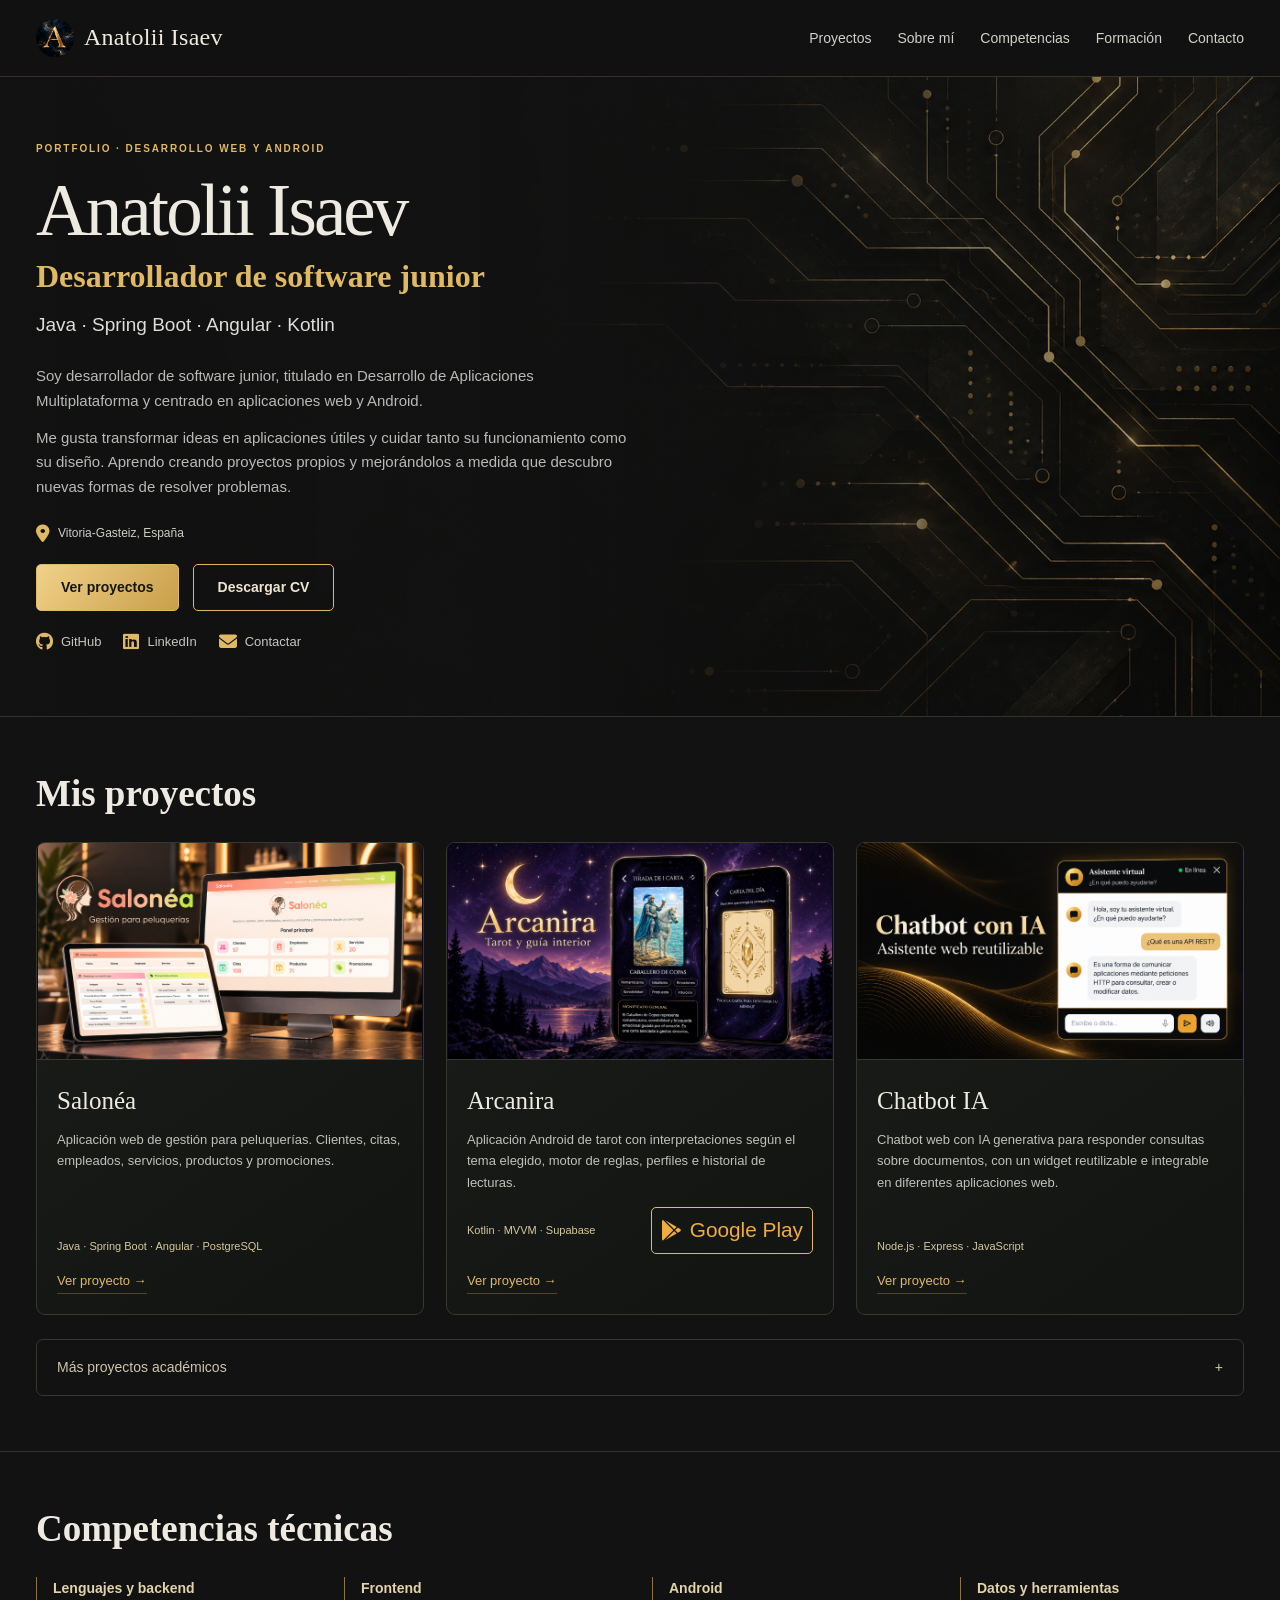
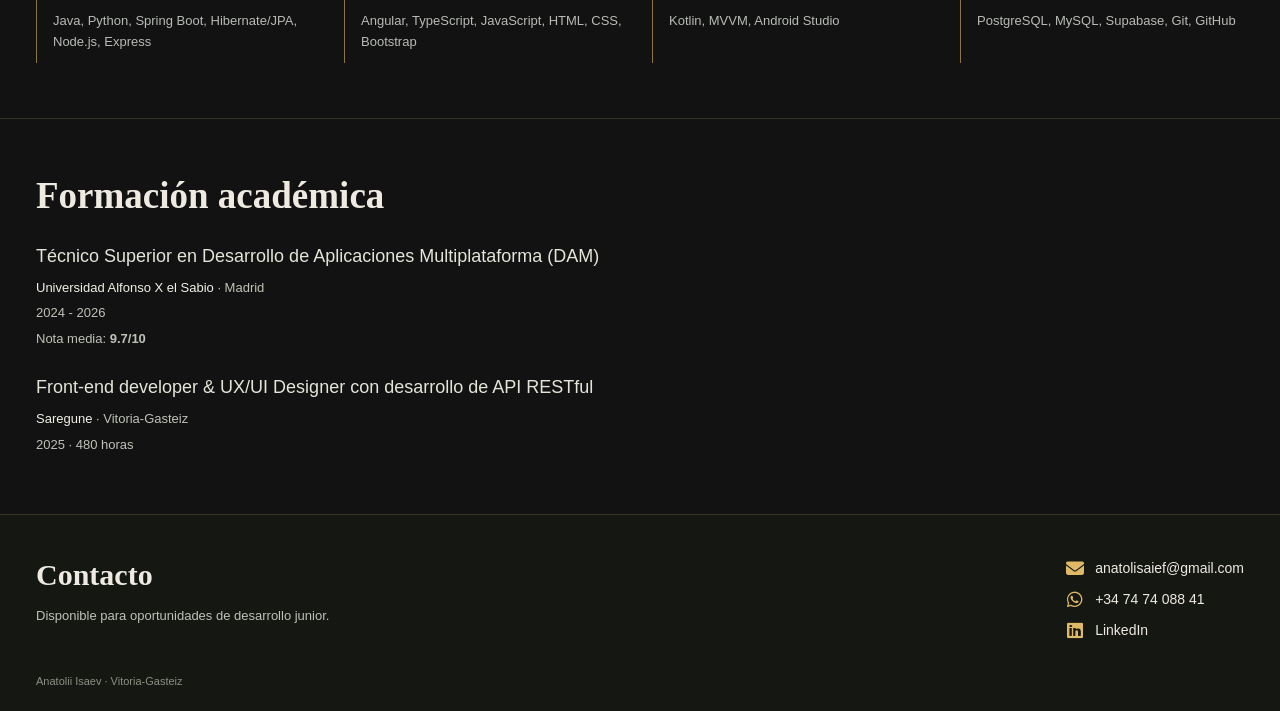
<file: index.html>
<!DOCTYPE html>
<html lang="es">

<head>
    <meta charset="UTF-8">
    <meta name="viewport" content="width=device-width, initial-scale=1.0">
    <meta name="description"
        content="Portfolio de Anatolii Isaev, desarrollador de software junior. Proyectos con Java, Spring Boot, Angular, Kotlin y Node.js.">
    <meta name="theme-color" content="#111211">
    <title>Anatolii Isaev | Desarrollador de software junior</title>
    <link rel="icon" type="image/png" href="assets/img/logo_favicon.png">
    <link rel="stylesheet" href="https://cdnjs.cloudflare.com/ajax/libs/font-awesome/6.4.2/css/all.min.css">
    <link rel="stylesheet" href="style.css">
    <script src="js/script.js" defer></script>
</head>

<body class="portfolio">
    <a class="skip-link" href="#main">Saltar al contenido</a>
    <header class="site-header">
        <div class="header-container">
            <a class="brand" href="#sobre-mi">
                <img class="brand-logo" src="assets/img/logo.png" alt="">
                <span>Anatolii Isaev</span>
            </a>

            <button class="hamburger" id="hamburger" type="button" aria-label="Abrir menú" aria-expanded="false"
                aria-controls="nav-menu">
                <span class="menu-lines" aria-hidden="true"></span>
            </button>

            <nav id="nav-menu" aria-label="Navegación principal">
                <ul>
                    <li><a href="#proyectos">Proyectos</a></li>
                    <li><a href="#sobre-mi">Sobre mí</a></li>
                    <li><a href="#competencias">Competencias</a></li>
                    <li><a href="#formacion-academica">Formación</a></li>
                    <li><a href="#contacto">Contacto</a></li>
                </ul>
            </nav>
        </div>
    </header>
    <main id="main">
        <section id="sobre-mi" class="hero">
            <div class="hero-copy">
                <p class="eyebrow">PORTFOLIO · DESARROLLO WEB Y ANDROID</p>
                <h1>Anatolii Isaev</h1>
                <h2>Desarrollador de software junior</h2>
                <p class="hero-stack">Java · Spring Boot · Angular · Kotlin</p>
                <p>Soy desarrollador de software junior, titulado en Desarrollo de
                    Aplicaciones Multiplataforma y centrado en aplicaciones web y Android.</p>

                <p>Me gusta transformar ideas en aplicaciones útiles y cuidar tanto
                    su funcionamiento como su diseño. Aprendo creando proyectos propios
                    y mejorándolos a medida que descubro nuevas formas de resolver problemas.</p>
                <div class="hero-meta">
                    <span>
                        <i class="fa-solid fa-location-dot" aria-hidden="true"></i>
                        Vitoria-Gasteiz, España
                    </span>
                </div>
                <div class="hero-actions"><a class="button button-primary" href="#proyectos">Ver proyectos</a><a
                        class="button button-outline" href="assets/cv/cv-Anatolii-Isaev.pdf" download>Descargar CV</a>
                </div>
                <div class="text-links">
                    <a href="https://github.com/Anatolisaief" target="_blank" rel="noopener noreferrer">
                        <i class="fa-brands fa-github" aria-hidden="true"></i>
                        GitHub
                    </a>

                    <a href="https://www.linkedin.com/in/anatolisaev/" target="_blank" rel="noopener noreferrer">
                        <i class="fa-brands fa-linkedin" aria-hidden="true"></i>
                        LinkedIn
                    </a>

                    <a href="mailto:anatolisaief@gmail.com">
                        <i class="fa-solid fa-envelope" aria-hidden="true"></i>
                        Contactar
                    </a>
                </div>

        </section>
        <section id="proyectos" class="content-section">
            <div class="section-heading">
                <h2>Mis proyectos</h2>
            </div>
            <div class="project-grid">
                <article class="project-card">
                    <img class="project-image" src="assets/img/salonea-card.png"
                        alt="Salonéa: panel de gestión, stock y promociones" loading="lazy">
                    <div class="project-body">
                        <h3>Salonéa</h3>
                        <p>Aplicación web de gestión para peluquerías. Clientes, citas, empleados, servicios, productos
                            y promociones.</p>
                        <p class="project-stack">Java · Spring Boot · Angular · PostgreSQL</p><a class="project-link"
                            href="salonea.html">Ver proyecto <span aria-hidden="true">→</span><span class="sr-only">:
                                Salonéa</span></a>
                    </div>
                </article>
                <article class="project-card">
                    <img class="project-image" src="assets/img/arcanira-card.png"
                        alt="Arcanira: pantallas de lectura de tarot y carta del día" loading="lazy">

                    <div class="project-body">
                        <h3>Arcanira</h3>
                        <p>Aplicación Android de tarot con interpretaciones según el tema elegido,
                            motor de reglas, perfiles e historial de lecturas.</p>

                        <div class="project-meta">
    <p class="project-stack">Kotlin · MVVM · Supabase</p>

    <a class="google-play-button"
        href="https://play.google.com/store/apps/details?id=es.arcanira.app"
        target="_blank"
        rel="noopener noreferrer">
        <i class="fa-brands fa-google-play" aria-hidden="true"></i>
        Google Play
    </a>
</div>

                        <a class="project-link" href="tarotapp.html">
                            Ver proyecto <span aria-hidden="true">→</span>
                            <span class="sr-only">: Arcanira</span>
                        </a>
                    </div>
                </article>
                <article class="project-card">
                    <img class="project-image" src="assets/img/chatbot-card.png"
                        alt="Chatbot IA: widget con una conversación de ejemplo" loading="lazy">

                    <div class="project-body">
                        <h3>Chatbot IA</h3>

                        <p>Chatbot web con IA generativa para responder consultas sobre documentos,
                            con un widget reutilizable e integrable en diferentes aplicaciones web.</p>
                        <p class="project-stack">Node.js · Express · JavaScript</p>

                        <a class="project-link" href="chatbot-ia.html">
                            Ver proyecto <span aria-hidden="true">→</span>
                            <span class="sr-only">: Chatbot IA</span>
                        </a>
                    </div>
                </article>
            </div>
            <details id="otros-proyectos" class="other-projects">
                <summary>
                    Más proyectos académicos
                    <span class="details-icon" aria-hidden="true"></span>
                </summary>
                <div class="secondary-grid">
                    <article class="secondary-project">

                        <h3><a href="https://github.com/Anatolisaief/lessence-privee" target="_blank"
                                title="Ver el código en GitHub" rel="noopener noreferrer">L’Essence Privée - Tienda de

                                Perfumes Artesanales </a></h3>



                        <ul>

                            <li>Desarrollo de un sitio web dinámico con <b>PHP, MySQL, HTML5, CSS3 y JavaScript</b>.

                            </li>

                            <li>Implementación de base de datos relacional para gestión de perfumes y pedidos.</li>

                            <li>Creación de componentes reutilizables en PHP (header, footer, módulo de productos).</li>

                            <li>Diseño responsive y validación de formularios con HTML5 y CSS.</li>

                        </ul>

                    </article>
                    <article class="secondary-project">

                        <h3><a href="https://github.com/Anatolisaief/kudehezi" target="_blank"
                                title="Ver el código en GitHub" rel="noopener noreferrer">KUDEHEZI - Gestor de Acciones

                                Empresariales </a></h3>

                        <ul>

                            <li>Aplicación web <b>full-stack</b> para la gestión de acciones y eventos de una empresa.

                            </li>

                            <li>Implementación de <b>CRUD</b> completo con filtros avanzados y validación.</li>

                            <li>Uso de <b> Node.js, Express.js, JavaScript, HTML5 y CSS3</b> en un entorno modular.</li>

                            <li>Sistema de confirmación de eliminación con diálogos y notificaciones (toasts).</li>

                        </ul>

                    </article>
                </div>
            </details>
        </section>
        <section id="competencias" class="content-section">
            <div class="section-heading">
                <h2>Competencias técnicas</h2>
            </div>
            <div class="skills-grid">
                <article>
                    <h3>Lenguajes y backend</h3>
                    <p>Java, Python, Spring Boot, Hibernate/JPA, Node.js, Express</p>
                </article>
                <article>
                    <h3>Frontend</h3>
                    <p>Angular, TypeScript, JavaScript, HTML, CSS, Bootstrap</p>
                </article>
                <article>
                    <h3>Android</h3>
                    <p>Kotlin, MVVM, Android Studio</p>
                </article>
                <article>
                    <h3>Datos y herramientas</h3>
                    <p>PostgreSQL, MySQL, Supabase, Git, GitHub</p>
                </article>
            </div>
        </section>
        <section id="formacion-academica" class="content-section">

            <h2 class="borderh2">Formación académica</h2>

            <div class="contenido">

                <article class="formacion-item">

                    <h3>Técnico Superior en Desarrollo de Aplicaciones Multiplataforma (DAM)</h3>

                    <p><a href="https://www.uax.com/" target="_blank" rel="noopener noreferrer">

                            Universidad Alfonso X el Sabio

                        </a> · Madrid</p>

                    <p class="periodo">2024 - 2026</p>

                    <p>Nota media: <strong>9.7/10</strong></p>

                </article>



                <article class="formacion-item">

                    <h3>Front-end developer & UX/UI Designer con desarrollo de API RESTful</h3>

                    <p><a href="https://www.saregune.net/es/" target="_blank" rel="noopener noreferrer">

                            Saregune

                        </a> · Vitoria-Gasteiz</p>

                    <p class="periodo">2025 · 480 horas</p>

                </article>

            </div>

        </section>
    </main>
    <footer id="contacto">
        <div class="footer-inner">
            <div>
                <h2>Contacto</h2>
                <p>Disponible para oportunidades de desarrollo junior.</p>
            </div>

            <div class="footer-links">
                <a href="mailto:anatolisaief@gmail.com">
                    <i class="fa-solid fa-envelope" aria-hidden="true"></i>
                    anatolisaief@gmail.com
                </a>

                <a href="https://wa.me/34747408841" target="_blank" rel="noopener noreferrer"
                    aria-label="Contactar por WhatsApp">
                    <i class="fa-brands fa-whatsapp" aria-hidden="true"></i>
                    +34 74 74 088 41
                </a>

                <a href="https://www.linkedin.com/in/anatolisaev/" target="_blank" rel="noopener noreferrer">
                    <i class="fa-brands fa-linkedin" aria-hidden="true"></i>
                    LinkedIn
                </a>
            </div>
        </div>

        <p class="footer-note">Anatolii Isaev · Vitoria-Gasteiz</p>
    </footer>
    <script>
        // Conserva la configuración del chatbot existente.
        window.ChatbotConfig = { apiBaseUrl: "https://chatbot-07hc.onrender.com", configName: "cv" };
        window.addEventListener("load", () => {
            setTimeout(() => { const s = document.createElement("script"); s.src = window.ChatbotConfig.apiBaseUrl + "/widget.js"; s.defer = true; document.body.appendChild(s); }, 800);
        });
    </script>
</body>

</html>
</file>
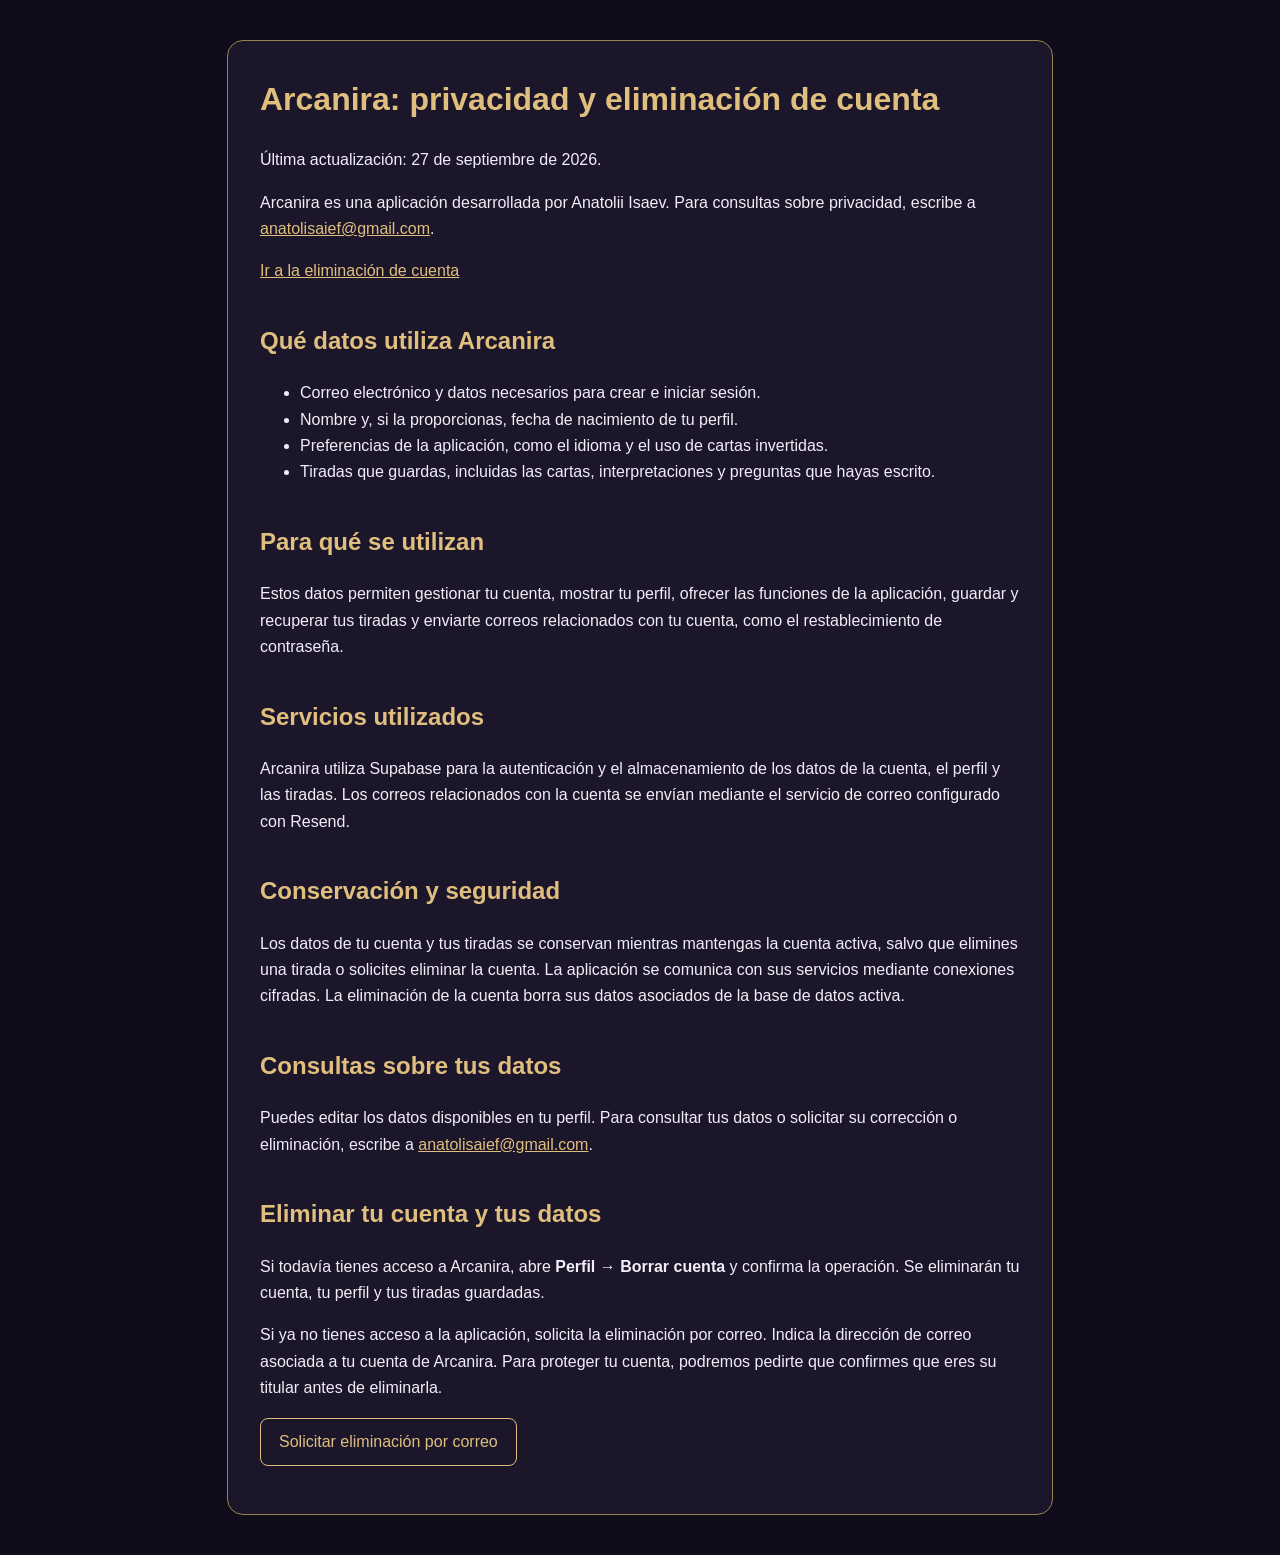
<file: arcanira-privacidad.html>
<!DOCTYPE html>
<html lang="es">
<head>
    <meta charset="UTF-8">
    <meta name="viewport" content="width=device-width, initial-scale=1">
    <link rel="icon" type="image/png" href="assets/img/logo_favicon.png">
    <title>Privacidad y eliminación de cuenta | Arcanira</title>
    <style>
        body {
            margin: 0;
            background: #100c1c;
            color: #f2eef7;
            font: 16px/1.65 Arial, sans-serif;
        }
        main {
            max-width: 760px;
            margin: 40px auto;
            padding: 32px;
            background: #1c162b;
            border: 1px solid #9b814f;
            border-radius: 16px;
        }
        h1, h2 { color: #e0bf7e; }
        h1 { margin-top: 0; }
        h2 { margin-top: 36px; }
        a { color: #e0bf7e; }
        .button {
            display: inline-block;
            padding: 10px 18px;
            border: 1px solid #e0bf7e;
            border-radius: 8px;
            text-decoration: none;
        }
        @media (max-width: 820px) {
            main { margin: 16px; padding: 22px; }
        }
    </style>
</head>
<body>
<main>
    <h1>Arcanira: privacidad y eliminación de cuenta</h1>
    <p>Última actualización: 27 de septiembre de 2026.</p>
    <p>
        Arcanira es una aplicación desarrollada por Anatolii Isaev.
        Para consultas sobre privacidad, escribe a
        <a href="mailto:anatolisaief@gmail.com">anatolisaief@gmail.com</a>.
    </p>
    <p><a href="#eliminar-cuenta">Ir a la eliminación de cuenta</a></p>

    <h2>Qué datos utiliza Arcanira</h2>
    <ul>
        <li>Correo electrónico y datos necesarios para crear e iniciar sesión.</li>
        <li>Nombre y, si la proporcionas, fecha de nacimiento de tu perfil.</li>
        <li>Preferencias de la aplicación, como el idioma y el uso de cartas invertidas.</li>
        <li>Tiradas que guardas, incluidas las cartas, interpretaciones y preguntas que hayas escrito.</li>
    </ul>

    <h2>Para qué se utilizan</h2>
    <p>
        Estos datos permiten gestionar tu cuenta, mostrar tu perfil,
        ofrecer las funciones de la aplicación, guardar y recuperar tus
        tiradas y enviarte correos relacionados con tu cuenta, como el
        restablecimiento de contraseña.
    </p>

    <h2>Servicios utilizados</h2>
    <p>
        Arcanira utiliza Supabase para la autenticación y el almacenamiento
        de los datos de la cuenta, el perfil y las tiradas. Los correos
        relacionados con la cuenta se envían mediante el servicio de correo
        configurado con Resend.
    </p>

    <h2>Conservación y seguridad</h2>
    <p>
        Los datos de tu cuenta y tus tiradas se conservan mientras mantengas
        la cuenta activa, salvo que elimines una tirada o solicites eliminar
        la cuenta. La aplicación se comunica con sus servicios mediante
        conexiones cifradas. La eliminación de la cuenta borra sus datos
        asociados de la base de datos activa.
    </p>

    <h2>Consultas sobre tus datos</h2>
    <p>
        Puedes editar los datos disponibles en tu perfil. Para consultar
        tus datos o solicitar su corrección o eliminación, escribe a
        <a href="mailto:anatolisaief@gmail.com">anatolisaief@gmail.com</a>.
    </p>

    <section id="eliminar-cuenta">
        <h2>Eliminar tu cuenta y tus datos</h2>
        <p>
            Si todavía tienes acceso a Arcanira, abre
            <strong>Perfil → Borrar cuenta</strong> y confirma la operación.
            Se eliminarán tu cuenta, tu perfil y tus tiradas guardadas.
        </p>
        <p>
            Si ya no tienes acceso a la aplicación, solicita la eliminación
            por correo. Indica la dirección de correo asociada a tu cuenta
            de Arcanira. Para proteger tu cuenta, podremos pedirte que
            confirmes que eres su titular antes de eliminarla.
        </p>
        <p>
            <a class="button"
               href="mailto:anatolisaief@gmail.com?subject=Eliminar%20cuenta%20de%20Arcanira">
                Solicitar eliminación por correo
            </a>
        </p>
    </section>
</main>
</body>
</html>
</file>
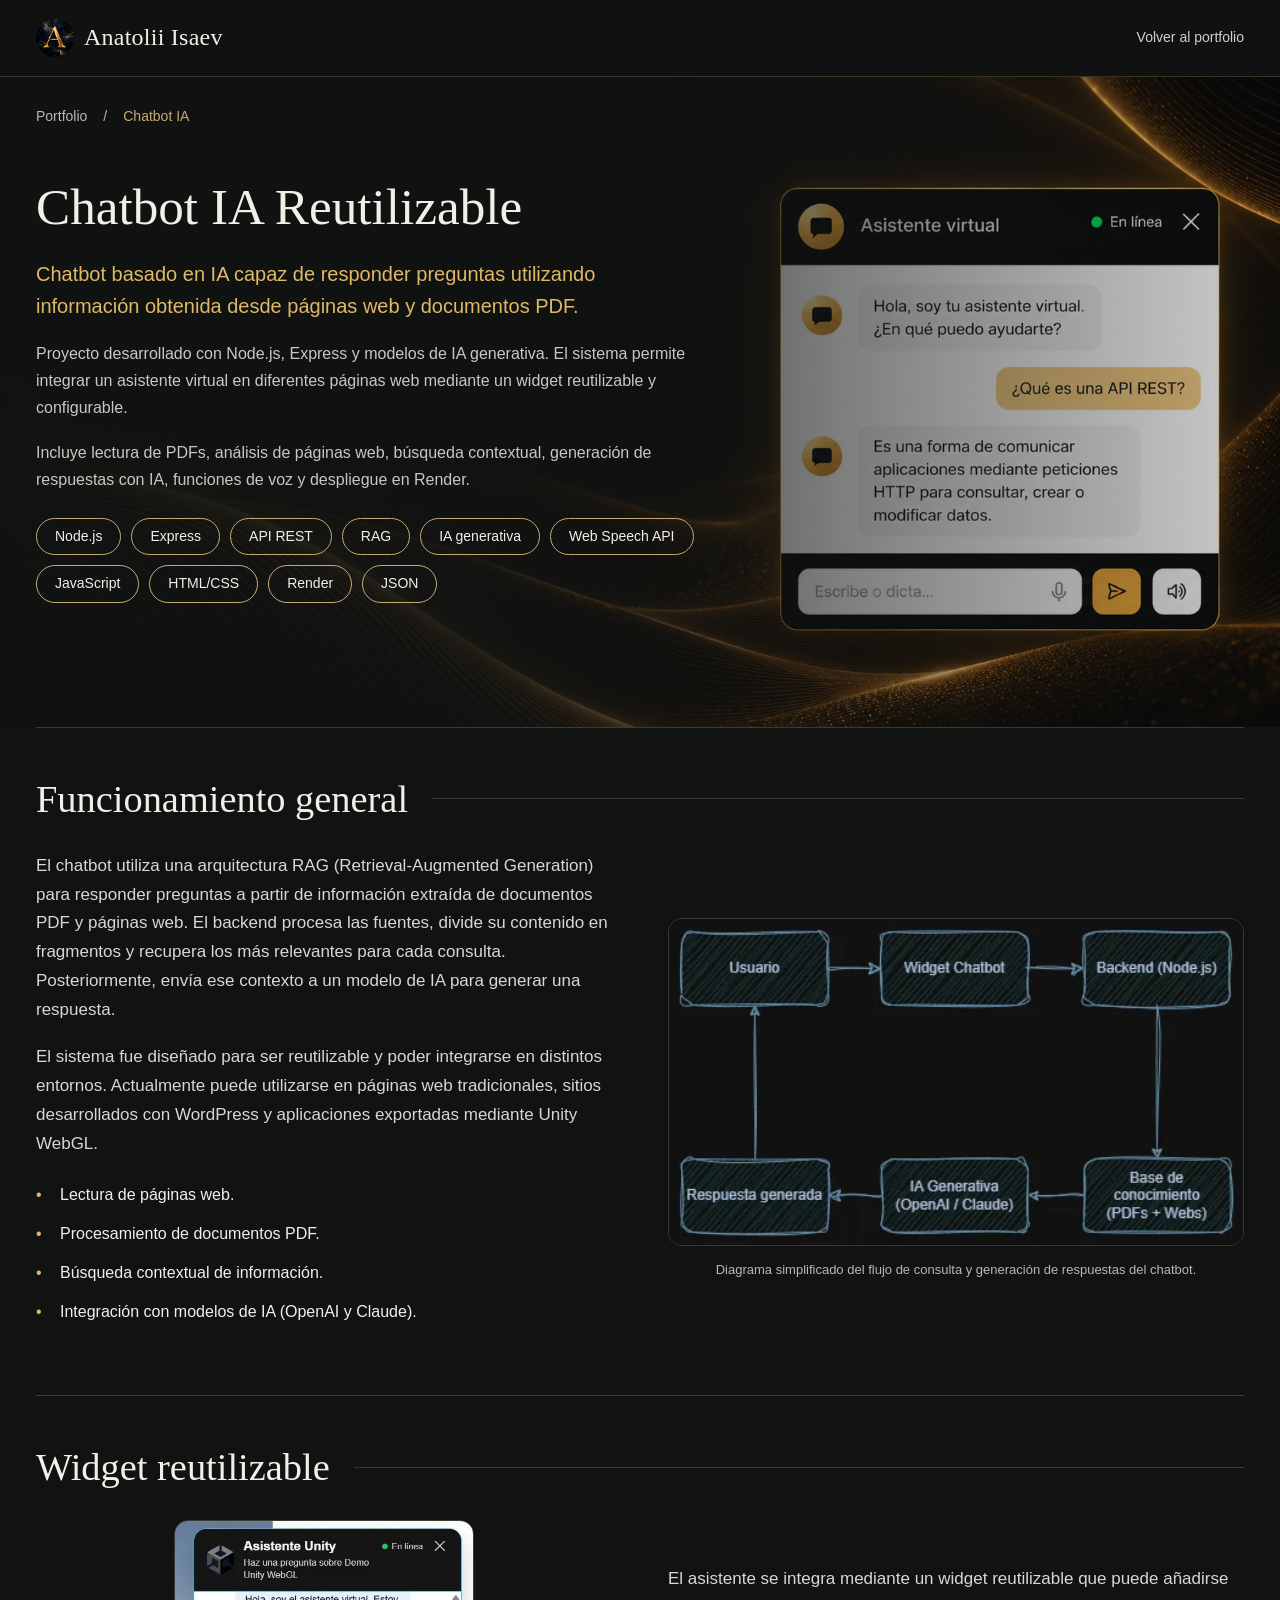
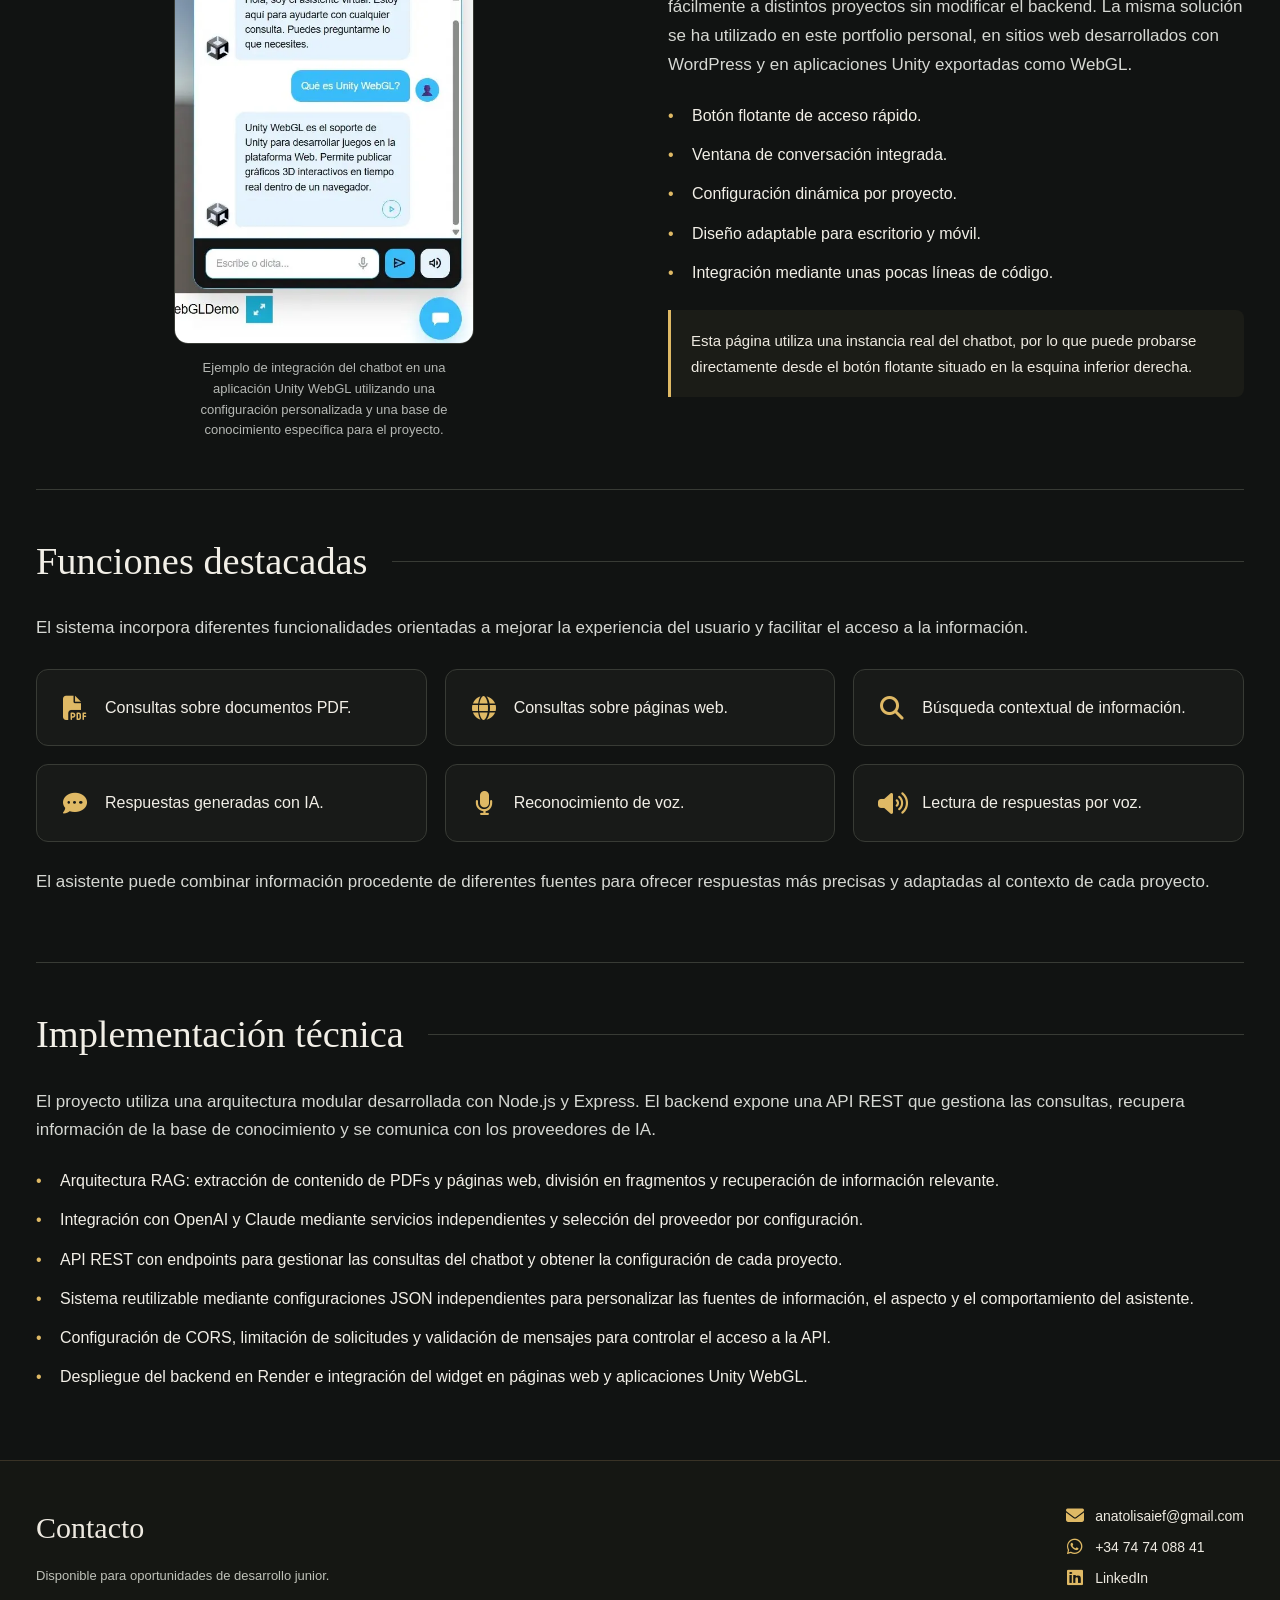
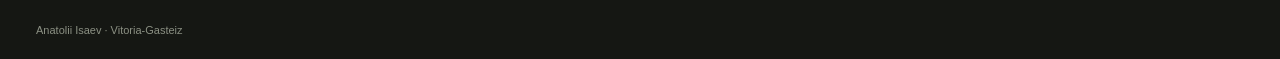
<file: chatbot-ia.html>
<!DOCTYPE html>
<html lang="es">

<head>
    <meta charset="UTF-8">
    <meta name="viewport" content="width=device-width, initial-scale=1.0">
    <meta name="description"
        content="Chatbot IA reutilizable desarrollado con Node.js y Express. Consultas sobre páginas web y PDF, funciones de voz y widget configurable.">
    <title>Chatbot IA Reutilizable | Anatolii Isaev</title>
    <link rel="stylesheet" href="style.css">
    <link rel="stylesheet" href="chatbot-estilos.css">
    <link rel="icon" type="image/png" href="assets/img/logo_favicon.png">
    <link rel="stylesheet" href="https://cdnjs.cloudflare.com/ajax/libs/font-awesome/6.4.2/css/all.min.css">
</head>

<body class="arcanira-page chatbot-page">
    <a class="arc-skip" href="#contenido">Saltar al contenido</a>
    <header class="site-header arc-header">

        <div class="header-container arc-container arc-header-inner">

            <a class="brand arc-brand" href="index.html">

                <img class="brand-logo arc-brand-logo" src="assets/img/logo.png" alt="">

                <span>Anatolii Isaev</span>

            </a>



            <a class="arc-back" href="index.html">

                Volver al portfolio

            </a>

        </div>

    </header>
    <main id="contenido" class="arc-main">
        <section class="arc-hero cb-hero" aria-labelledby="cb-title">
            <div class="arc-container">
                <p class="arc-breadcrumb"><a href="index.html">Portfolio</a><span aria-hidden="true">/</span>Chatbot IA
                </p>
                <div class="cb-hero-copy">
                    <h1 id="cb-title">Chatbot IA Reutilizable</h1>
                    <p class="cb-subtitle">Chatbot basado en IA capaz de responder preguntas utilizando información
                        obtenida desde páginas web y documentos PDF.</p>
                    <p>Proyecto desarrollado con Node.js, Express y modelos de IA generativa. El sistema permite
                        integrar un asistente virtual en diferentes páginas web mediante un widget reutilizable y
                        configurable.</p>
                    <p>Incluye lectura de PDFs, análisis de páginas web, búsqueda contextual, generación de respuestas
                        con IA, funciones de voz y despliegue en Render.</p>
                    <ul class="arc-tags" aria-label="Tecnologías">
                        <li>Node.js</li>
                        <li>Express</li>
                        <li>API REST</li>
                        <li>RAG</li>
                        <li>IA generativa</li>
                        <li>Web Speech API</li>
                        <li>JavaScript</li>
                        <li>HTML/CSS</li>
                        <li>Render</li>
                        <li>JSON</li>
                    </ul>
                </div>
            </div>
        </section>
        <section class="arc-section" aria-labelledby="flow-title">
            <div class="arc-section-heading">
                <h2 id="flow-title">Funcionamiento general</h2>
            </div>
            <div class="cb-showcase">
                <div class="arc-copy">

                    <p>El chatbot utiliza una arquitectura RAG (Retrieval-Augmented Generation)
                        para responder preguntas a partir de información extraída de documentos PDF
                        y páginas web. El backend procesa las fuentes, divide su contenido en
                        fragmentos y recupera los más relevantes para cada consulta.
                        Posteriormente, envía ese contexto a un modelo de IA para generar
                        una respuesta.</p>

                    <p>El sistema fue diseñado para ser reutilizable y poder integrarse en distintos entornos.
                        Actualmente puede utilizarse en páginas web tradicionales, sitios desarrollados con WordPress y
                        aplicaciones exportadas mediante Unity WebGL.</p>
                    <ul class="cb-list">
                        <li>Lectura de páginas web.</li>
                        <li>Procesamiento de documentos PDF.</li>
                        <li>Búsqueda contextual de información.</li>
                        <li>Integración con modelos de IA (OpenAI y Claude).</li>
                    </ul>
                </div>
                <figure class="cb-media"><a href="assets/chatbot/diagrama.webp" target="_blank"
                        rel="noopener noreferrer" aria-label="Ver diagrama del chatbot ampliado"><img
                            src="assets/chatbot/diagrama.webp" alt="Diagrama chatbot" loading="lazy"></a>
                    <figcaption>Diagrama simplificado del flujo de consulta y generación de respuestas del chatbot.
                    </figcaption>
                </figure>
            </div>
        </section>
        <section class="arc-section" aria-labelledby="widget-title">
            <div class="arc-section-heading">
                <h2 id="widget-title">Widget reutilizable</h2>
            </div>
            <div class="cb-showcase cb-showcase-reverse">
                <div class="arc-copy">
                    <p>El asistente se integra mediante un widget reutilizable que puede añadirse fácilmente a distintos
                        proyectos sin modificar el backend. La misma solución se ha utilizado en este portfolio
                        personal, en sitios web desarrollados con WordPress y en aplicaciones Unity exportadas como
                        WebGL.</p>
                    <ul class="cb-list">
                        <li>Botón flotante de acceso rápido.</li>
                        <li>Ventana de conversación integrada.</li>
                        <li>Configuración dinámica por proyecto.</li>
                        <li>Diseño adaptable para escritorio y móvil.</li>
                        <li>Integración mediante unas pocas líneas de código.</li>
                    </ul>
                    <p class="cb-demo">Esta página utiliza una instancia real del chatbot, por lo que puede probarse
                        directamente desde el botón flotante situado en la esquina inferior derecha.</p>
                </div>
                <figure class="cb-media"><a href="assets/chatbot/unity-chatbot.webp" target="_blank"
                        rel="noopener noreferrer" aria-label="Ver captura de Unity WebGL ampliada"><img
                            src="assets/chatbot/unity-chatbot.webp" alt="Integración del chatbot en Unity WebGL"
                            loading="lazy"></a>
                    <figcaption>Ejemplo de integración del chatbot en una aplicación Unity WebGL utilizando una
                        configuración personalizada y una base de conocimiento específica para el proyecto.</figcaption>
                </figure>
            </div>
        </section>
        <section class="arc-section" aria-labelledby="functions-title">
            <div class="arc-section-heading">
                <h2 id="functions-title">Funciones destacadas</h2>
            </div>
            <div class="arc-copy">
                <p>El sistema incorpora diferentes funcionalidades orientadas a mejorar la experiencia del usuario y
                    facilitar el acceso a la información.</p>
                <ul class="cb-functions">
                    <li><i class="fa-solid fa-file-pdf" aria-hidden="true"></i>Consultas sobre documentos PDF.</li>
                    <li><i class="fa-solid fa-globe" aria-hidden="true"></i>Consultas sobre páginas web.</li>
                    <li><i class="fa-solid fa-magnifying-glass" aria-hidden="true"></i>Búsqueda contextual de
                        información.</li>
                    <li><i class="fa-solid fa-comment-dots" aria-hidden="true"></i>Respuestas generadas con IA.</li>
                    <li><i class="fa-solid fa-microphone" aria-hidden="true"></i>Reconocimiento de voz.</li>
                    <li><i class="fa-solid fa-volume-high" aria-hidden="true"></i>Lectura de respuestas por voz.</li>
                </ul>
                <p>El asistente puede combinar información procedente de diferentes fuentes para ofrecer respuestas más
                    precisas y adaptadas al contexto de cada proyecto.</p>
            </div>
        </section>

        <section class="arc-section" aria-labelledby="challenges-title">
            <div class="arc-section-heading">
                <h2 id="challenges-title">Implementación técnica</h2>
            </div>

            <div class="arc-copy">
                <p>
                    El proyecto utiliza una arquitectura modular desarrollada
                    con Node.js y Express. El backend expone una API REST que
                    gestiona las consultas, recupera información de la base
                    de conocimiento y se comunica con los proveedores de IA.
                </p>

                <ul class="cb-list">
                    <li>
                        Arquitectura RAG: extracción de contenido de PDFs y
                        páginas web, división en fragmentos y recuperación
                        de información relevante.
                    </li>
                    <li>
                        Integración con OpenAI y Claude mediante servicios
                        independientes y selección del proveedor por configuración.
                    </li>
                    <li>
                        API REST con endpoints para gestionar las consultas
                        del chatbot y obtener la configuración de cada proyecto.
                    </li>
                    <li>
                        Sistema reutilizable mediante configuraciones JSON
                        independientes para personalizar las fuentes de información,
                        el aspecto y el comportamiento del asistente.
                    </li>
                    <li>
                        Configuración de CORS, limitación de solicitudes
                        y validación de mensajes para controlar el acceso a la API.
                    </li>
                    <li>
                        Despliegue del backend en Render e integración del widget
                        en páginas web y aplicaciones Unity WebGL.
                    </li>
                </ul>
            </div>
        </section>

    </main>
    <footer id="contacto">

        <div class="footer-inner">

            <div>

                <h2>Contacto</h2>

                <p>Disponible para oportunidades de desarrollo junior.</p>

            </div>



            <div class="footer-links">

                <a href="mailto:anatolisaief@gmail.com">

                    <i class="fa-solid fa-envelope" aria-hidden="true"></i>

                    anatolisaief@gmail.com

                </a>



                <a href="https://wa.me/34747408841" target="_blank" rel="noopener noreferrer"
                    aria-label="Contactar por WhatsApp">

                    <i class="fa-brands fa-whatsapp" aria-hidden="true"></i>

                    +34 74 74 088 41

                </a>



                <a href="https://www.linkedin.com/in/anatolisaev/" target="_blank" rel="noopener noreferrer">

                    <i class="fa-brands fa-linkedin" aria-hidden="true"></i>

                    LinkedIn

                </a>

            </div>

        </div>



        <p class="footer-note">Anatolii Isaev · Vitoria-Gasteiz</p>

    </footer>
    <script>

        window.ChatbotConfig = { apiBaseUrl: "https://chatbot-07hc.onrender.com", configName: "cv" };

        window.addEventListener("load", () => {

            setTimeout(() => {

                const script = document.createElement("script");

                script.src = "https://chatbot-07hc.onrender.com/widget.js";

                script.defer = true;

                document.body.appendChild(script);

            }, 800);

        });

    </script>
</body>

</html>
</file>
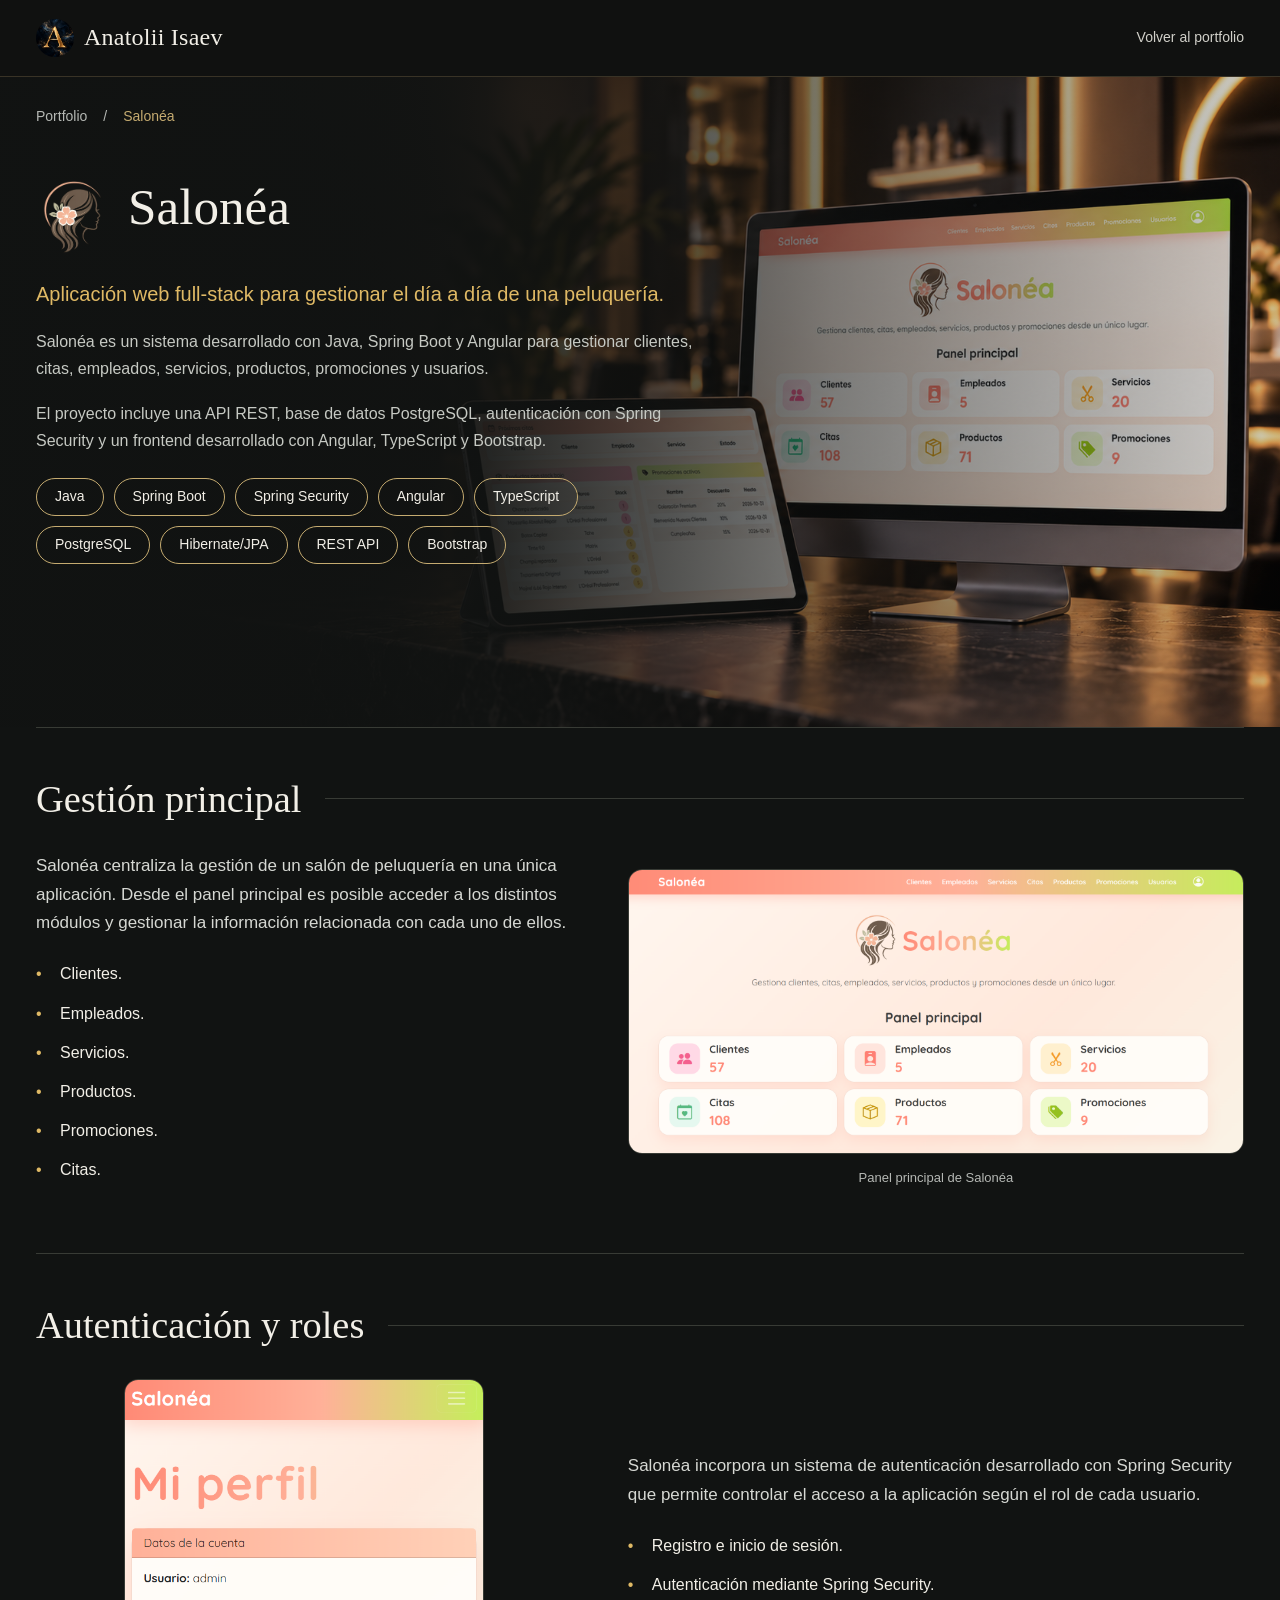
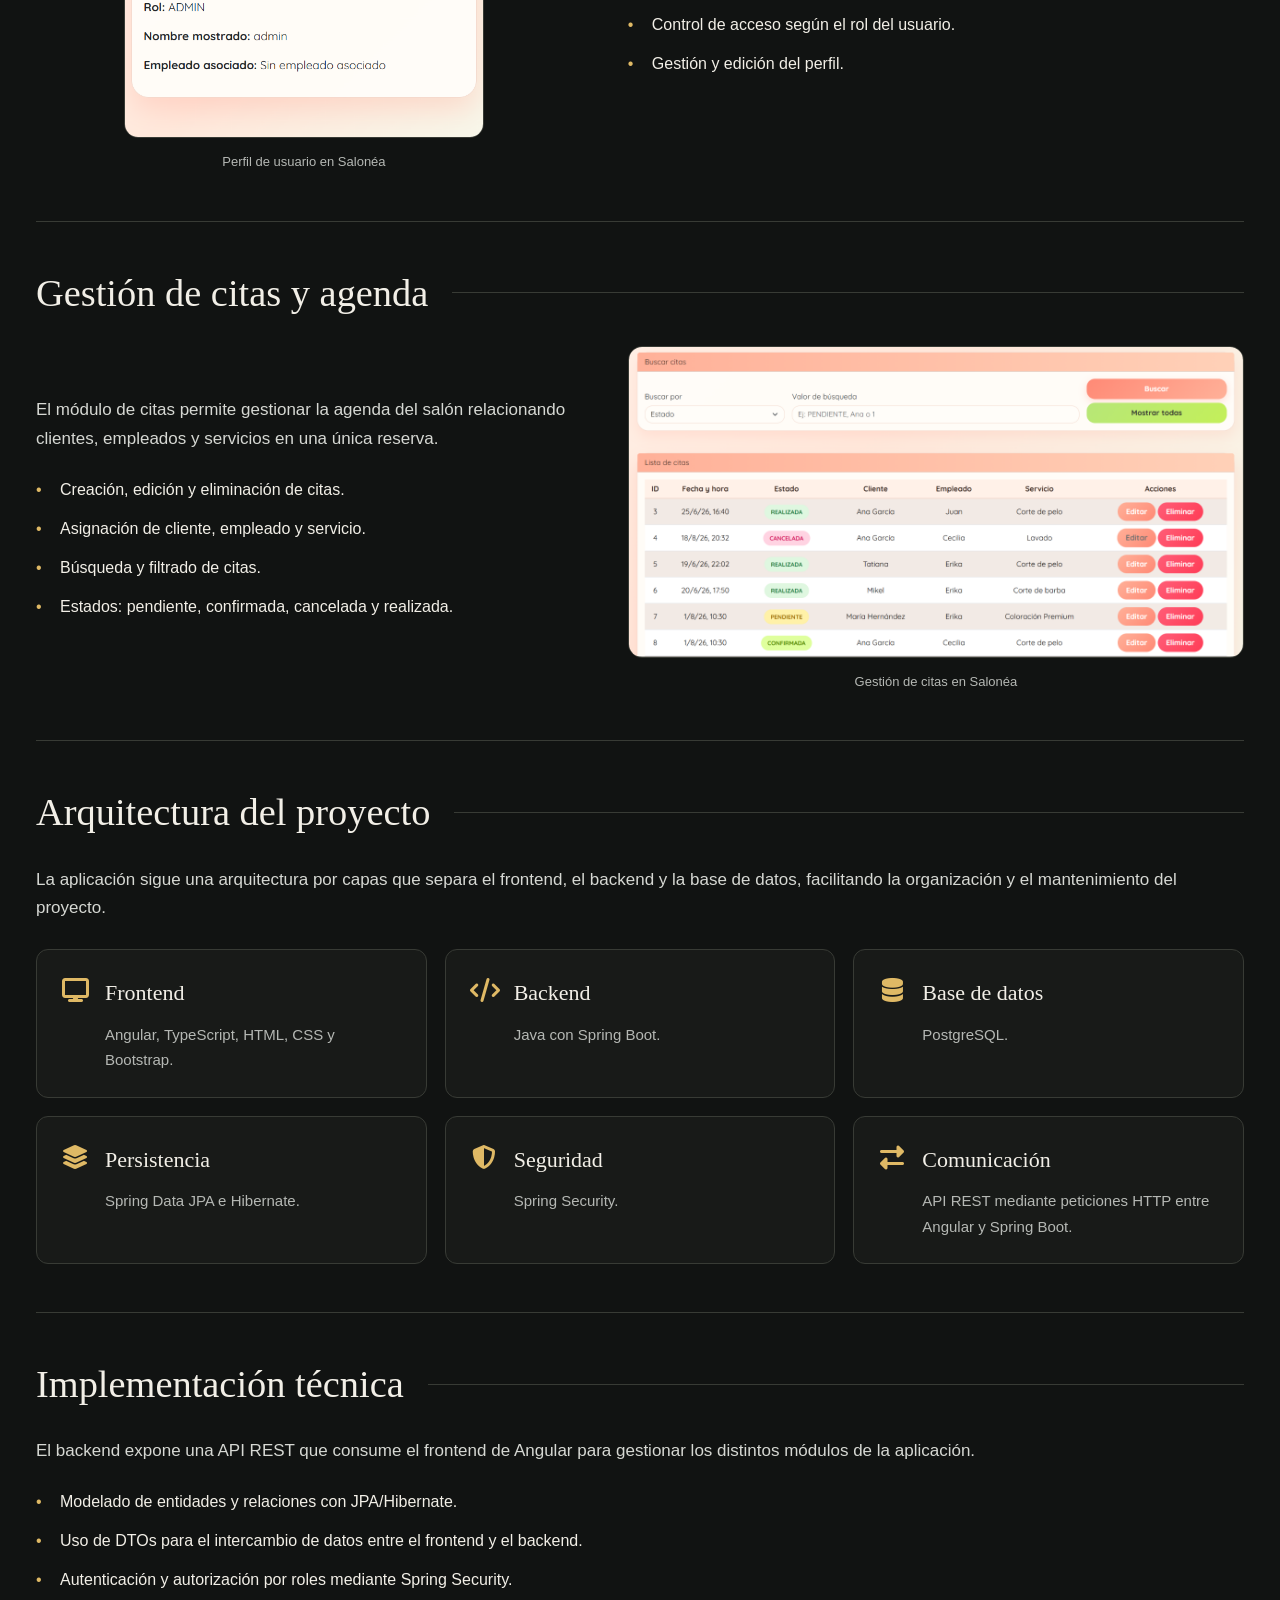
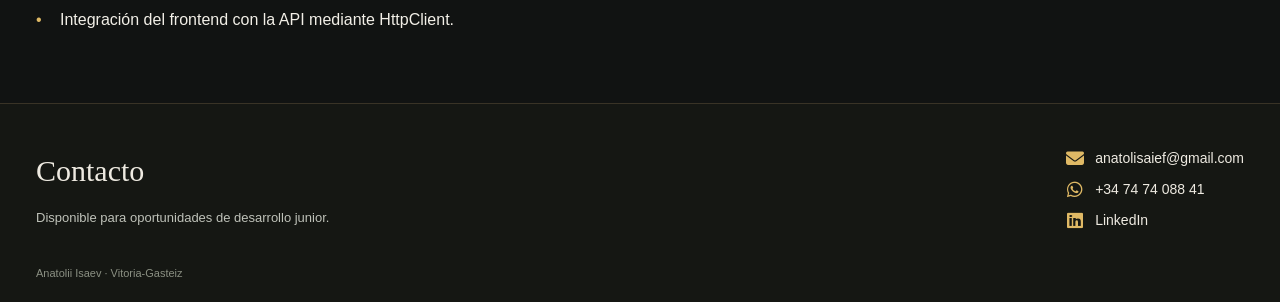
<file: salonea.html>
<!DOCTYPE html>
<html lang="es">

<head>
    <meta charset="UTF-8">
    <meta name="viewport" content="width=device-width, initial-scale=1.0">
    <meta name="description"
        content="Salonéa: aplicación web full-stack para peluquerías desarrollada con Java, Spring Boot, Angular y PostgreSQL.">
    <title>Salonéa | Anatolii Isaev</title>
    <link rel="stylesheet" href="style.css">
    <link rel="stylesheet" href="salonea-estilos.css">
    <link rel="icon" type="image/png" href="assets/img/logo_favicon.png">
    <link rel="stylesheet" href="https://cdnjs.cloudflare.com/ajax/libs/font-awesome/6.5.1/css/all.min.css">
    <script src="js/tarotapp.js" defer></script>
</head>

<body class="arcanira-page salonea-page">
    <a class="arc-skip" href="#contenido">Saltar al contenido</a>
    <header class="site-header arc-header">

        <div class="header-container arc-container arc-header-inner">

            <a class="brand arc-brand" href="index.html">

                <img class="brand-logo arc-brand-logo" src="assets/img/logo.png" alt="">

                <span>Anatolii Isaev</span>

            </a>



            <a class="arc-back" href="index.html">

                Volver al portfolio

            </a>

        </div>

    </header>
    <main id="contenido" class="arc-main">
        <section class="arc-hero sl-hero" aria-labelledby="sl-title">
            <div class="arc-container">
                <p class="arc-breadcrumb"><a href="index.html">Portfolio</a><span aria-hidden="true">/</span>Salonéa</p>
                <div class="sl-hero-copy">
                    <div class="sl-title-row"><img class="sl-logo" src="assets/salonea/logo_salonea.png"
                            alt="Logo de Salonéa">
                        <h1 id="sl-title">Salonéa</h1>
                    </div>
                    <p class="sl-subtitle">Aplicación web full-stack para gestionar el día a día de una peluquería.</p>
                    <p>Salonéa es un sistema desarrollado con Java, Spring Boot y Angular para gestionar clientes,
                        citas, empleados, servicios, productos, promociones y usuarios.</p>
                    <p>El proyecto incluye una API REST, base de datos PostgreSQL, autenticación con Spring Security y
                        un frontend desarrollado con Angular, TypeScript y Bootstrap.</p>
                    <ul class="arc-tags" aria-label="Tecnologías">
                        <li>Java</li>
                        <li>Spring Boot</li>
                        <li>Spring Security</li>
                        <li>Angular</li>
                        <li>TypeScript</li>
                        <li>PostgreSQL</li>
                        <li>Hibernate/JPA</li>
                        <li>REST API</li>
                        <li>Bootstrap</li>
                    </ul>
                </div>
            </div>
        </section>
        <section class="arc-section" aria-labelledby="management-title">
            <div class="arc-section-heading">
                <h2 id="management-title">Gestión principal</h2>
            </div>
            <div class="sl-showcase">
                <div class="arc-copy">
                    <p>Salonéa centraliza la gestión de un salón de peluquería en una única aplicación. Desde el panel
                        principal es posible acceder a los distintos módulos y gestionar la información relacionada con
                        cada uno de ellos.</p>
                    <ul class="sl-list">
                        <li>Clientes.</li>
                        <li>Empleados.</li>
                        <li>Servicios.</li>
                        <li>Productos.</li>
                        <li>Promociones.</li>
                        <li>Citas.</li>
                    </ul>
                </div>
                <figure class="sl-media"><button class="arc-capture-button sl-capture" type="button"
                        aria-label="Ampliar: Panel principal de Salonéa"><img src="assets/salonea/main.png"
                            alt="Panel principal de Salonéa" loading="lazy"></button>
                    <figcaption>Panel principal de Salonéa</figcaption>
                </figure>
            </div>
        </section>
        <section class="arc-section" aria-labelledby="auth-title">
            <div class="arc-section-heading">
                <h2 id="auth-title">Autenticación y roles</h2>
            </div>
            <div class="sl-showcase sl-showcase-reverse">
                <div class="arc-copy">
                    <p>Salonéa incorpora un sistema de autenticación desarrollado con Spring Security que permite
                        controlar el acceso a la aplicación según el rol de cada usuario.</p>
                    <ul class="sl-list">
                        <li>Registro e inicio de sesión.</li>
                        <li>Autenticación mediante Spring Security.</li>
                        <li>Control de acceso según el rol del usuario.</li>
                        <li>Gestión y edición del perfil.</li>
                    </ul>
                </div>
                <figure class="sl-media"><button class="arc-capture-button sl-capture" type="button"
                        aria-label="Ampliar: Perfil de usuario en Salonéa"><img src="assets/salonea/perfil.png"
                            alt="Perfil de usuario en Salonéa" loading="lazy"></button>
                    <figcaption>Perfil de usuario en Salonéa</figcaption>
                </figure>
            </div>
        </section>
        <section class="arc-section" aria-labelledby="appointments-title">
            <div class="arc-section-heading">
                <h2 id="appointments-title">Gestión de citas y agenda</h2>
            </div>
            <div class="sl-showcase">
                <div class="arc-copy">
                    <p>El módulo de citas permite gestionar la agenda del salón relacionando clientes, empleados y
                        servicios en una única reserva.</p>
                    <ul class="sl-list">
                        <li>Creación, edición y eliminación de citas.</li>
                        <li>Asignación de cliente, empleado y servicio.</li>
                        <li>Búsqueda y filtrado de citas.</li>
                        <li>Estados: pendiente, confirmada, cancelada y realizada.</li>
                    </ul>
                </div>
                <figure class="sl-media"><button class="arc-capture-button sl-capture" type="button"
                        aria-label="Ampliar: Gestión de citas en Salonéa"><img src="assets/salonea/citas.png"
                            alt="Gestión de citas en Salonéa" loading="lazy"></button>
                    <figcaption>Gestión de citas en Salonéa</figcaption>
                </figure>
            </div>
        </section>
        <section class="arc-section" aria-labelledby="architecture-title">
            <div class="arc-section-heading">
                <h2 id="architecture-title">Arquitectura del proyecto</h2>
            </div>
            <div class="arc-copy">
                <p>La aplicación sigue una arquitectura por capas que separa el frontend, el backend y la base de datos,
                    facilitando la organización y el mantenimiento del proyecto.</p>
            </div>
            <ul class="sl-tech-grid">
                <li><i class="fa-solid fa-display" aria-hidden="true"></i>
                    <div>
                        <h3>Frontend</h3>
                        <p>Angular, TypeScript, HTML, CSS y Bootstrap.</p>
                    </div>
                </li>
                <li><i class="fa-solid fa-code" aria-hidden="true"></i>
                    <div>
                        <h3>Backend</h3>
                        <p>Java con Spring Boot.</p>
                    </div>
                </li>
                <li><i class="fa-solid fa-database" aria-hidden="true"></i>
                    <div>
                        <h3>Base de datos</h3>
                        <p>PostgreSQL.</p>
                    </div>
                </li>
                <li><i class="fa-solid fa-layer-group" aria-hidden="true"></i>
                    <div>
                        <h3>Persistencia</h3>
                        <p>Spring Data JPA e Hibernate.</p>
                    </div>
                </li>
                <li><i class="fa-solid fa-shield-halved" aria-hidden="true"></i>
                    <div>
                        <h3>Seguridad</h3>
                        <p>Spring Security.</p>
                    </div>
                </li>
                <li><i class="fa-solid fa-right-left" aria-hidden="true"></i>
                    <div>
                        <h3>Comunicación</h3>
                        <p>API REST mediante peticiones HTTP entre Angular y Spring Boot.</p>
                    </div>
                </li>
            </ul>
        </section>
        <section class="arc-section" aria-labelledby="challenges-title">
    <div class="arc-section-heading">
        <h2 id="challenges-title">Implementación técnica</h2>
    </div>

    <div class="arc-copy">
        <p>
            El backend expone una API REST que consume el frontend
            de Angular para gestionar los distintos módulos de la aplicación.
        </p>

        <ul class="sl-list">
            <li>
                Modelado de entidades y relaciones con JPA/Hibernate.
            </li>
            <li>
                Uso de DTOs para el intercambio de datos entre
                el frontend y el backend.
            </li>
            <li>
                Autenticación y autorización por roles mediante Spring Security.
            </li>
            <li>
                Integración del frontend con la API mediante HttpClient.
            </li>
        </ul>
    </div>
</section>
    </main>
    <footer id="contacto">

        <div class="footer-inner">

            <div>

                <h2>Contacto</h2>

                <p>Disponible para oportunidades de desarrollo junior.</p>

            </div>



            <div class="footer-links">

                <a href="mailto:anatolisaief@gmail.com">

                    <i class="fa-solid fa-envelope" aria-hidden="true"></i>

                    anatolisaief@gmail.com

                </a>



                <a href="https://wa.me/34747408841" target="_blank" rel="noopener noreferrer"
                    aria-label="Contactar por WhatsApp">

                    <i class="fa-brands fa-whatsapp" aria-hidden="true"></i>

                    +34 74 74 088 41

                </a>



                <a href="https://www.linkedin.com/in/anatolisaev/" target="_blank" rel="noopener noreferrer">

                    <i class="fa-brands fa-linkedin" aria-hidden="true"></i>

                    LinkedIn

                </a>

            </div>

        </div>



        <p class="footer-note">Anatolii Isaev · Vitoria-Gasteiz</p>

    </footer>
    <dialog class="arc-lightbox" aria-label="Captura ampliada">
        <button class="arc-lightbox-close" type="button" aria-label="Cerrar captura">×</button>
        <img alt="">
    </dialog>
    <script>

        window.ChatbotConfig = { apiBaseUrl: "https://chatbot-07hc.onrender.com", configName: "cv" };

        window.addEventListener("load", () => {

            setTimeout(() => {

                const script = document.createElement("script");

                script.src = "https://chatbot-07hc.onrender.com/widget.js";

                script.defer = true;

                document.body.appendChild(script);

            }, 800);

        });

    </script>
</body>

</html>
</file>
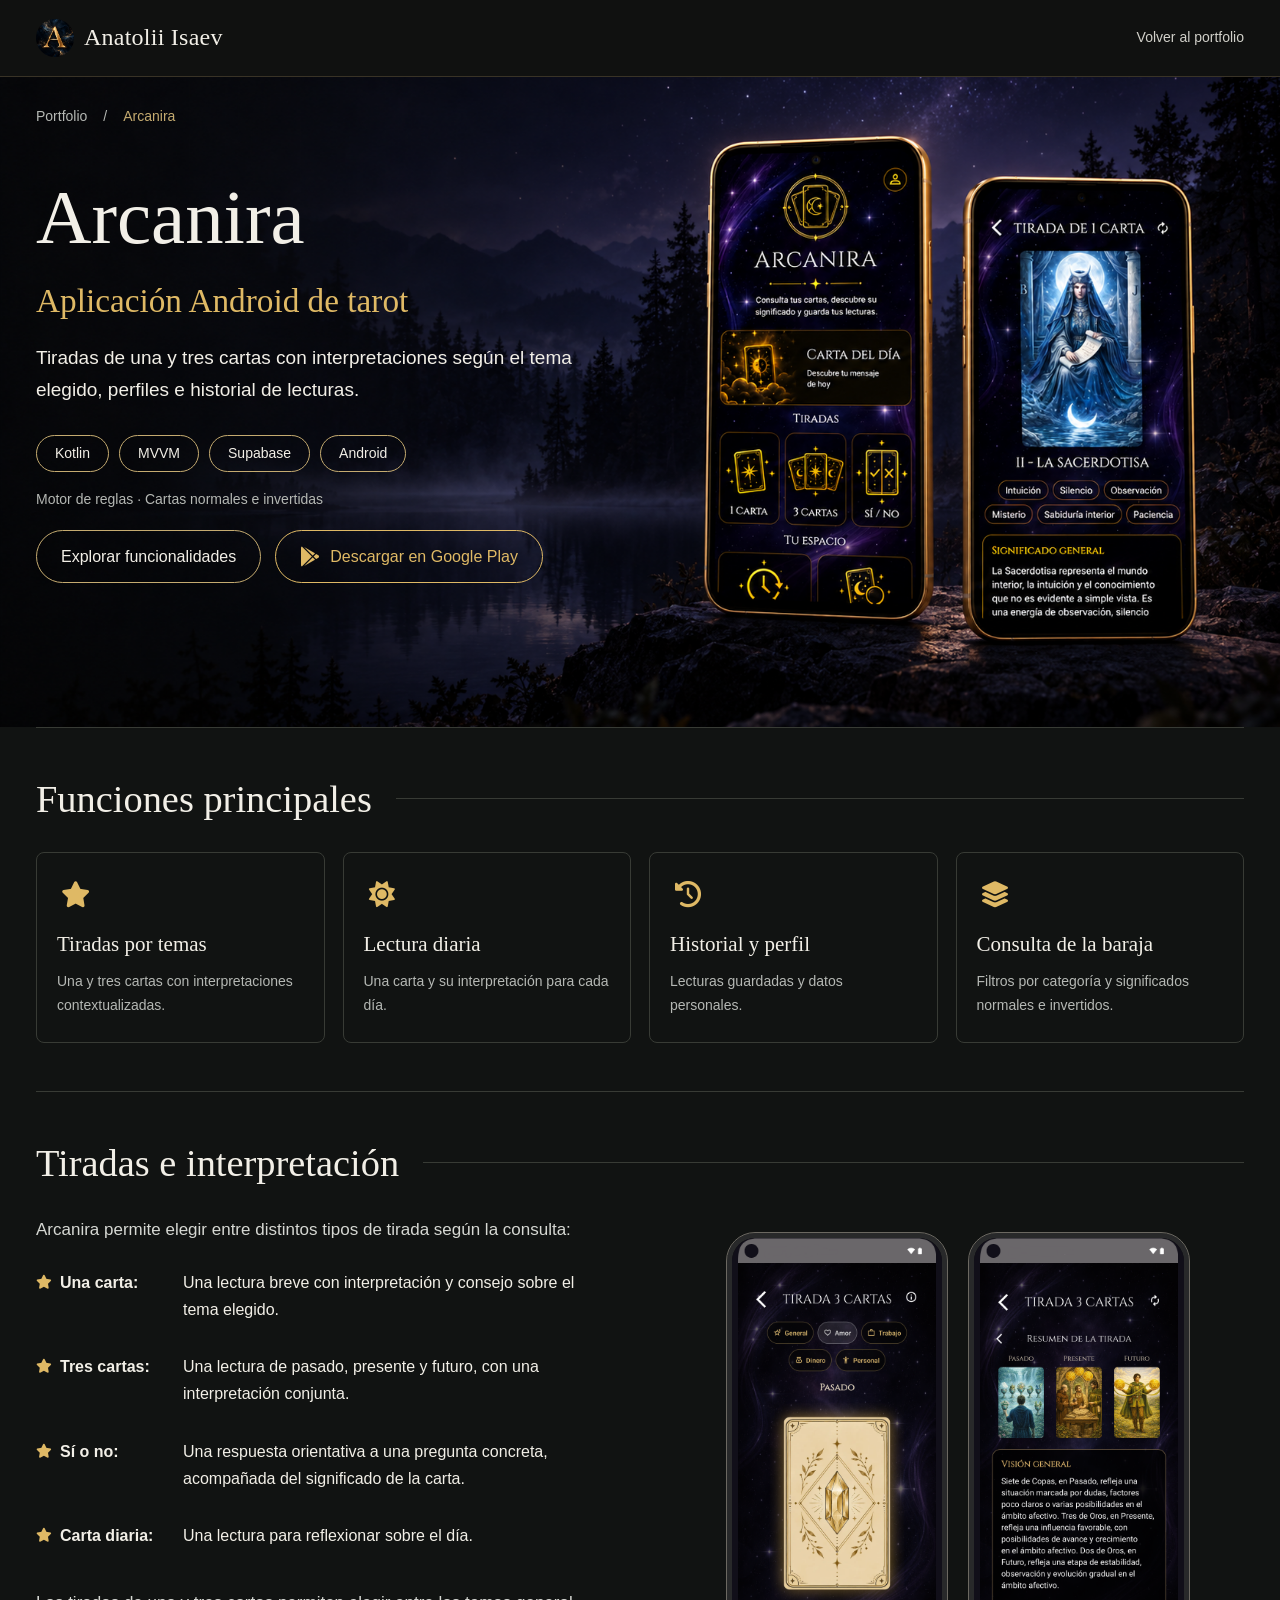
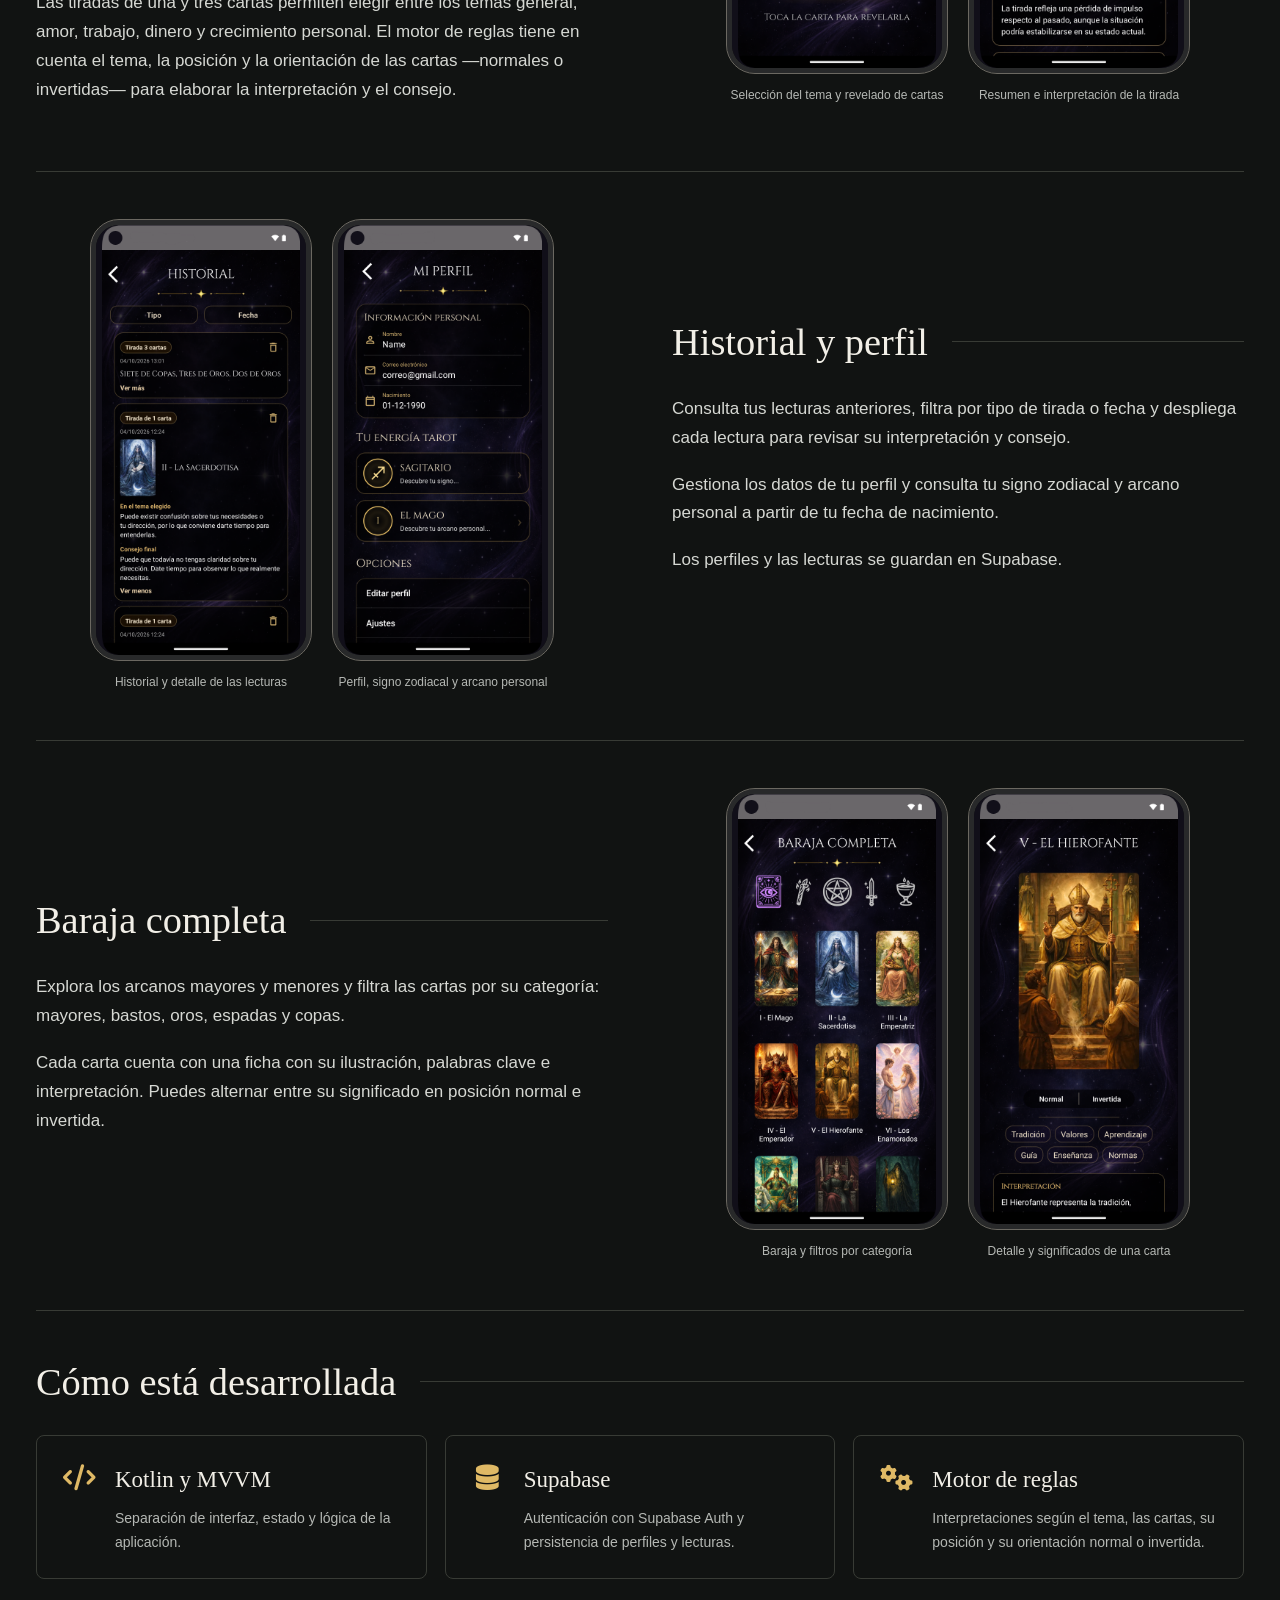
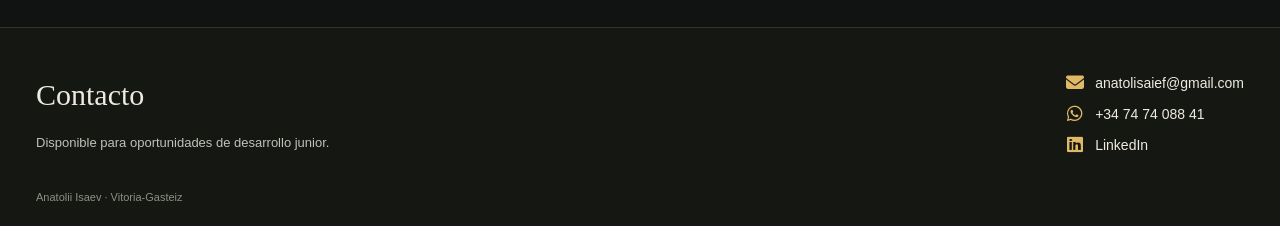
<file: tarotapp.html>
<!DOCTYPE html>
<html lang="es">

<head>
    <meta charset="UTF-8">
    <meta name="viewport" content="width=device-width, initial-scale=1.0">
    <meta name="description"
        content="Arcanira: aplicación Android de tarot desarrollada con Kotlin, MVVM y Supabase. Tiradas por temas, motor de reglas, perfiles e historial.">
    <title>Arcanira | Anatolii Isaev</title>
    <link rel="stylesheet" href="style.css">
    <link rel="icon" type="image/png" href="assets/img/logo_favicon.png">
    <link rel="stylesheet" href="https://cdnjs.cloudflare.com/ajax/libs/font-awesome/6.4.2/css/all.min.css">
    <script src="js/tarotapp.js" defer></script>
</head>

<body class="arcanira-page">
    <a class="arc-skip" href="#contenido">Saltar al contenido</a>
    <header class="site-header arc-header">
        <div class="header-container arc-container arc-header-inner">
            <a class="brand arc-brand" href="index.html">
                <img class="brand-logo arc-brand-logo" src="assets/img/logo.png" alt="">
                <span>Anatolii Isaev</span>
            </a>

            <a class="arc-back" href="index.html">
                Volver al portfolio
            </a>
        </div>
    </header>
    <main id="contenido" class="arc-main">
        <section class="arc-hero" aria-labelledby="arc-title">
            <div class="arc-container">
                <p class="arc-breadcrumb">
                    <a href="index.html">Portfolio</a>
                    <span aria-hidden="true">/</span>
                    Arcanira
                </p>

                <div class="arc-hero-copy">
                    <h1 id="arc-title">Arcanira</h1>
                    <p class="arc-subtitle">Aplicación Android de tarot</p>

                    <p class="arc-lead">
                        Tiradas de una y tres cartas con interpretaciones según
                        el tema elegido, perfiles e historial de lecturas.
                    </p>

                    <ul class="arc-tags" aria-label="Tecnologías">
                        <li>Kotlin</li>
                        <li>MVVM</li>
                        <li>Supabase</li>
                        <li>Android</li>
                    </ul>

                    <p class="arc-note">
                        Motor de reglas · Cartas normales e invertidas
                    </p>

                    <div class="arc-hero-actions">
    <a class="arc-button" href="#funcionalidades">
        Explorar funcionalidades
    </a>

    <a class="google-play-button"
        href="https://play.google.com/store/apps/details?id=es.arcanira.app"
        target="_blank"
        rel="noopener noreferrer">
        <i class="fa-brands fa-google-play" aria-hidden="true"></i>
Descargar en Google Play
    </a>
</div>
                </div>
            </div>
        </section>
        <section id="funcionalidades" class="arc-section"
    aria-labelledby="features-title">
    <div class="arc-section-heading">
        <h2 id="features-title">Funciones principales</h2>
    </div>

    <div class="arc-feature-grid">
        <article class="arc-feature">
            <span class="arc-icon" aria-hidden="true">
                <i class="fa-solid fa-star"></i>
            </span>
            <h3>Tiradas por temas</h3>
            <p>Una y tres cartas con interpretaciones contextualizadas.</p>
        </article>

        <article class="arc-feature">
            <span class="arc-icon" aria-hidden="true">
                <i class="fa-solid fa-sun"></i>
            </span>
            <h3>Lectura diaria</h3>
            <p>Una carta y su interpretación para cada día.</p>
        </article>

        <article class="arc-feature">
            <span class="arc-icon" aria-hidden="true">
                <i class="fa-solid fa-clock-rotate-left"></i>
            </span>
            <h3>Historial y perfil</h3>
            <p>Lecturas guardadas y datos personales.</p>
        </article>

        <article class="arc-feature">
            <span class="arc-icon" aria-hidden="true">
                <i class="fa-solid fa-layer-group"></i>
            </span>
            <h3>Consulta de la baraja</h3>
            <p>Filtros por categoría y significados normales e invertidos.</p>
        </article>
    </div>
</section>
        <section class="arc-section" aria-labelledby="readings-title">
            <div class="arc-section-heading">
                <h2 id="readings-title">Tiradas e interpretación</h2>
            </div>

            <div class="arc-showcase">
                <div class="arc-copy">
                    <p>
                        Arcanira permite elegir entre distintos tipos de tirada
                        según la consulta:
                    </p>

                    <ul class="arc-checks arc-reading-types">
    <li>
        <i class="fa-solid fa-star" aria-hidden="true"></i>
        <strong>Una carta:</strong>
        <span>Una lectura breve con interpretación y consejo sobre el tema elegido.</span>
    </li>
    <li>
        <i class="fa-solid fa-star" aria-hidden="true"></i>
        <strong>Tres cartas:</strong>
        <span>Una lectura de pasado, presente y futuro, con una interpretación conjunta.</span>
    </li>
    <li>
        <i class="fa-solid fa-star" aria-hidden="true"></i>
        <strong>Sí o no:</strong>
        <span>Una respuesta orientativa a una pregunta concreta, acompañada del significado de la carta.</span>
    </li>
    <li>
        <i class="fa-solid fa-star" aria-hidden="true"></i>
        <strong>Carta diaria:</strong>
        <span>Una lectura para reflexionar sobre el día.</span>
    </li>
</ul>

                    <p>
                        Las tiradas de una y tres cartas permiten elegir entre
                        los temas general, amor, trabajo, dinero y crecimiento personal.
                        El motor de reglas tiene en cuenta el tema, la posición
                        y la orientación de las cartas —normales o invertidas—
                        para elaborar la interpretación y el consejo.
                    </p>
                </div>

                <div class="arc-phone-pair arc-detail-phones">
                    <figure class="arc-phone">
                        <button class="arc-capture-button" type="button"
                            aria-label="Ampliar captura de selección del tema">
                            <img class="arc-screen" src="assets/tarotapp/tirada-temas.png"
                                alt="Tirada de tres cartas con selección del tema y una carta pendiente de revelar"
                                loading="lazy">
                        </button>

                        <figcaption>
                            Selección del tema y revelado de cartas
                        </figcaption>
                    </figure>

                    <figure class="arc-phone">
                        <button class="arc-capture-button" type="button"
                            aria-label="Ampliar captura del resumen de la tirada">
                            <img class="arc-screen" src="assets/tarotapp/tirada-resumen.png"
                                alt="Resumen de las cartas de pasado, presente y futuro con su interpretación conjunta"
                                loading="lazy">
                        </button>

                        <figcaption>
                            Resumen e interpretación de la tirada
                        </figcaption>
                    </figure>
                </div>
            </div>
        </section>
        <section class="arc-section" aria-labelledby="history-title">
            <div class="arc-showcase arc-showcase-reverse">
                <div class="arc-copy">
                    <div class="arc-section-heading">
                        <h2 id="history-title">Historial y perfil</h2>
                    </div>
                    <p>
                        Consulta tus lecturas anteriores, filtra por tipo de tirada
                        o fecha y despliega cada lectura para revisar su interpretación
                        y consejo.
                    </p>
                    <p>Gestiona los datos de tu perfil y consulta tu signo zodiacal y arcano personal a partir de tu
                        fecha de nacimiento.</p>
                    <p>Los perfiles y las lecturas se guardan en Supabase.</p>
                </div>
                <div class="arc-phone-pair arc-detail-phones">
                    <figure class="arc-phone">
                        <button class="arc-capture-button" type="button" aria-label="Ampliar captura del historial">
                            <img class="arc-screen" src="assets/tarotapp/historial.png"
                                alt="Historial de lecturas con filtros por tipo y fecha y una interpretación desplegada"
                                loading="lazy">
                        </button>
                        <figcaption>Historial y detalle de las lecturas</figcaption>
                    </figure>

                    <figure class="arc-phone">
                        <button class="arc-capture-button" type="button" aria-label="Ampliar captura del perfil">
                            <img class="arc-screen" src="assets/tarotapp/perfil.png"
                                alt="Perfil de usuario con datos personales, signo zodiacal y arcano personal"
                                loading="lazy">
                        </button>
                        <figcaption>Perfil, signo zodiacal y arcano personal</figcaption>
                    </figure>
                </div>
            </div>
        </section>
       <section class="arc-section" aria-labelledby="deck-title">
    <div class="arc-showcase">
        <div class="arc-copy">
            <div class="arc-section-heading">
                <h2 id="deck-title">Baraja completa</h2>
            </div>

            <p>
                Explora los arcanos mayores y menores y filtra
                las cartas por su categoría: mayores, bastos,
                oros, espadas y copas.
            </p>

            <p>
                Cada carta cuenta con una ficha con su ilustración,
                palabras clave e interpretación. Puedes alternar
                entre su significado en posición normal e invertida.
            </p>
        </div>

        <div class="arc-phone-pair arc-detail-phones">
            <figure class="arc-phone">
                <button class="arc-capture-button" type="button"
                    aria-label="Ampliar captura de la baraja">
                    <img class="arc-screen"
                        src="assets/tarotapp/baraja.png"
                        alt="Baraja de Arcanira con filtros por categoría y una cuadrícula de cartas"
                        loading="lazy">
                </button>
                <figcaption>Baraja y filtros por categoría</figcaption>
            </figure>

            <figure class="arc-phone">
                <button class="arc-capture-button" type="button"
                    aria-label="Ampliar captura del detalle de una carta">
                    <img class="arc-screen"
                        src="assets/tarotapp/detalle-carta.png"
                        alt="Ficha de El Hierofante con palabras clave y selector de significado normal o invertido"
                        loading="lazy">
                </button>
                <figcaption>Detalle y significados de una carta</figcaption>
            </figure>
        </div>
    </div>
</section>
       <section class="arc-section" aria-labelledby="tech-title">
    <div class="arc-section-heading">
        <h2 id="tech-title">Cómo está desarrollada</h2>
    </div>

    <div class="arc-tech-grid">
        <article class="arc-tech">
            <span class="arc-icon" aria-hidden="true">
                <i class="fa-solid fa-code"></i>
            </span>
            <div>
                <h3>Kotlin y MVVM</h3>
                <p>Separación de interfaz, estado y lógica de la aplicación.</p>
            </div>
        </article>

        <article class="arc-tech">
            <span class="arc-icon" aria-hidden="true">
                <i class="fa-solid fa-database"></i>
            </span>
            <div>
                <h3>Supabase</h3>
                <p>Autenticación con Supabase Auth y persistencia de perfiles y lecturas.</p>
            </div>
        </article>

        <article class="arc-tech">
            <span class="arc-icon" aria-hidden="true">
                <i class="fa-solid fa-gears"></i>
            </span>
            <div>
                <h3>Motor de reglas</h3>
                <p>
                    Interpretaciones según el tema, las cartas, su posición
                    y su orientación normal o invertida.
                </p>
            </div>
        </article>
    </div>
</section>
    </main>
     <footer id="contacto">
    <div class="footer-inner">
        <div>
            <h2>Contacto</h2>
            <p>Disponible para oportunidades de desarrollo junior.</p>
        </div>

        <div class="footer-links">
            <a href="mailto:anatolisaief@gmail.com">
                <i class="fa-solid fa-envelope" aria-hidden="true"></i>
                anatolisaief@gmail.com
            </a>

            <a href="https://wa.me/34747408841"
    target="_blank" rel="noopener noreferrer"
    aria-label="Contactar por WhatsApp">
    <i class="fa-brands fa-whatsapp" aria-hidden="true"></i>
    +34 74 74 088 41
</a>

            <a href="https://www.linkedin.com/in/anatolisaev/"
                target="_blank" rel="noopener noreferrer">
                <i class="fa-brands fa-linkedin" aria-hidden="true"></i>
                LinkedIn
            </a>
        </div>
    </div>

    <p class="footer-note">Anatolii Isaev · Vitoria-Gasteiz</p>
</footer>
    <dialog class="arc-lightbox" aria-label="Captura ampliada"><button class="arc-lightbox-close" type="button"
            aria-label="Cerrar captura">×</button><img alt=""></dialog>
    <!-- Se conserva el chatbot que ya utilizaba la página. -->
    <script>
        window.ChatbotConfig = { apiBaseUrl: "https://chatbot-07hc.onrender.com", configName: "cv" };
        window.addEventListener("load", () => {
            setTimeout(() => {
                const script = document.createElement("script");
                script.src = "https://chatbot-07hc.onrender.com/widget.js";
                script.defer = true;
                document.body.appendChild(script);
            }, 800);
        });
    </script>
</body>

</html>
</file>
<file: style.css>
@import url('https://fonts.googleapis.com/css2?family=Merriweather:ital,opsz,wght@0,18..144,300..900;1,18..144,300..900&display=swap');

:root {
    /* Fondos */
    --color-fondo: #121212;
    --color-fondo-secundario: #1a1a1a;
    --color-panel: #202020;
    /* Textos */
    --color-texto: #b5b5b5;
    --color-texto-claro: #E0E0E0;
    --color-texto-suave: #B8B8B8;
    --color-texto-footer: #888;
    /* Color principal */
    --color-dorado: #F0AC3D;
    /* Bordes */
    --color-borde: #444;
    /* Sombras */
    --sombra-dorada-suave: rgba(240, 172, 61, 0.25);
    --sombra-dorada-media: rgba(240, 172, 61, 0.4);
    --sombra-dorada-fuerte: rgba(240, 172, 61, 0.9);
    /* Fondos especiales */
    --fondo-code: #333;
}

* {
    margin: 0;
    padding: 0;
    box-sizing: border-box;
}

body {
    font-family: 'Segoe UI', Tahoma, Geneva, Verdana, sans-serif;
    background-color: var(--color-fondo);
    color: var(--color-texto);
    line-height: 1.6;
}

h1,
h2,
h3 {
    font-family: 'Merriweather', serif;
    font-weight: 700;
}

/* Encabezado y navegación */
header {
    position: fixed;
    top: 0;
    left: 0;
    width: 100%;
    background-color: var(--color-fondo-secundario);
    padding: 15px 30px;
    z-index: 1000;
}

.header-container {
    display: flex;
    justify-content: space-between;
    align-items: center;
    flex-wrap: wrap;
}

header h1 {
    font-size: 1.8rem;
    color: var(--color-dorado);
    margin: 0;
    text-shadow: 0 0 5px rgba(212, 175, 55, 0.3);
}

nav ul {
    display: flex;
    list-style: none;
}

nav a {
    color: var(--color-texto);
    text-decoration: none;
    font-size: 18px;
    transition: all 0.3s ease;
}

nav a:hover {
    color: var(--color-dorado);
    transform: scale(1.2);
    text-shadow: 0 0 10px rgba(212, 175, 55, 0.9),
        0 0 20px rgba(212, 175, 55, 0.7),
        0 0 30px rgba(212, 175, 55, 0.5);
}

.hamburger {
    display: none;
    /* oculto en escritorio */
    background: none;
    border: none;
    font-size: 2rem;
    color: var(--color-dorado);
    cursor: pointer;
    z-index: 1001;
}

/* Animación de hamburguesa a cruz */
.hamburger.active span:nth-child(1) {
    transform: rotate(45deg) translate(5px, 5px);
}

.hamburger.active span:nth-child(2) {
    opacity: 0;
}

.hamburger.active span:nth-child(3) {
    transform: rotate(-45deg) translate(5px, -5px);
}

/* Secciones */
section {
    max-width: 1100px;
    margin: 0 auto;
    padding: 30px;
    margin-bottom: 40px;
    background-color: var(--color-panel);
    box-shadow: 0 3px 10px rgba(0, 0, 0, 0.2);
    opacity: 0;
    transform: translateY(50px);
    transition: all 1.2s ease-out;
    scroll-margin-top: 70px;
}

.descripcion p {
    margin-bottom: 10px;
}

#sobre-mi {
    opacity: 1;
    transform: none;
}

/* Cuando entran en pantalla */
section.visible {
    opacity: 1;
    transform: translateY(0);
}

h2 {
    font-size: 1.8rem;
    margin-bottom: 15px;
    color: var(--color-dorado);
    padding-bottom: 10px;
    border-bottom: 1px solid var(--color-dorado);
    animation: goldenGlow 3s infinite alternate ease-in-out;
}

section h2 {
    font-size: 2.3rem;
}

.borderh2 {
    border-bottom: 2px solid var(--color-dorado);
}

.email {
    -webkit-touch-callout: default;
    /* iOS: deja el menú normal al pulsar */
    -webkit-user-select: text;
    /* Chrome/Safari (WebKit) */
    -moz-user-select: text;
    /* Firefox (prefijo antiguo) */
    -ms-user-select: text;
    /* IE/Edge antiguo */
    user-select: text;
    /* Estándar */
}

.marginTop {
    margin-top: 120px;
    font-size: 1.2rem;
}

/* Sobre mí */
.imagen_de_fondo {
    width: 100%;
    padding: 60px 20px;
    background-image: url("assets/img/square-glitch-golden.webp");
    background-size: cover;
    background-position: center;
    background-repeat: no-repeat;
    padding-top: 220px;
}

/* asegurar que el contenido esté sobre la capa oscura */
.imagen_de_fondo>* {
    position: relative;
    z-index: 1;
}

#sobre-mi {
    display: flex;
    justify-content: center;
    align-items: center;
    padding: 40px;
}

.descripcion {
    width: 60%;
    padding: 0px 50px;
}

.datos {
    width: 40%;
    padding: 0px 20px;
    display: flex;
    flex-direction: column;
    align-items: center;
    gap: 10px;
}

.datos h3 {
    margin-bottom: 15px;
    text-align: center;
    font-size: 2rem;
}

.datos h4 {
    color: var(--color-texto);
    margin-bottom: 8px;
    font-size: 1rem;
    font-style: italic;
    text-align: center;
}

.datos p {
    margin-bottom: 10px;
    color: var(--color-texto);
    display: flex;
    align-items: center;
    gap: 15px;
}

.contacto_info {
    margin-top: 25px;
    margin-bottom: 20px;
}

.contenido {
    display: flex;
    flex-direction: column;
    gap: 20px;
}

.contenido ul li {
    margin-top: 20px;
}

.contenido em {
    font-weight: bold;
}

.imagenMasDatosPersonales {
    text-align: center;
    margin-bottom: 35px;
}

.imagenMasDatosPersonales img {
    max-width: 200px;
    border-radius: 50%;
    box-shadow: 0 0 15px var(--color-dorado);
}

#competencias li {
    font-size: 1rem;
}

/* Iconos sociales */
.social-icons {
    text-align: center;
}

.social-icons a {
    font-size: 3rem;
    color: var(--color-dorado);
    transition: all 0.3s ease;
    text-decoration: none;
}

.social-icons a:hover {
    transform: scale(1.2);
    text-shadow: 0 0 10px rgba(212, 175, 55, 0.8),
        0 0 20px rgba(212, 175, 55, 0.6);
}

/* Listas */
ul {
    list-style-position: inside;
    padding-left: 20px;
}

li {
    margin-bottom: 8px;
    color: var(--color-texto-claro);
}

/* Proyectos */
.borderBottom {
    border-bottom: 1px solid var(--color-borde);
    padding-bottom: 20px;
    margin-bottom: 20px;
}

article:last-of-type {
    border-bottom: none;
}

h3 {
    color: var(--color-dorado);
    margin-bottom: 10px;
    font-size: 1.3rem;
}

article p {
    margin-bottom: 10px;
}

code {
    background-color: #333;
    padding: 2px 5px;
    border-radius: 3px;
    color: var(--color-texto);
}

#proyectos a {
    font-size: 1.3rem;
    color: var(--color-dorado);
    text-decoration: none;
    transition: all 0.3s ease;
}

#proyectos a::after {
    content: "\f35d";
    /* Unicode del icono "external-link-alt" de Font Awesome */
    font-family: "Font Awesome 5 Free";
    font-weight: 900;
    margin-left: 8px;
    color: var(--color-dorado);
    font-size: 0.9em;
}

#proyectos a:hover {
    transform: scale(1.2);
    text-shadow: 0 0 10px rgba(212, 175, 55, 0.9),
        0 0 20px rgba(212, 175, 55, 0.7),
        0 0 30px rgba(212, 175, 55, 0.5);
}

#formacion-academica a {
    font-size: 1.1rem;
    color: var(--color-dorado);
    text-decoration: none;
    transition: all 0.3s ease;
}

#formacion-academica a:hover {
    transform: scale(1.1);
    text-shadow: 0 0 10px rgba(212, 175, 55, 0.9),
        0 0 20px rgba(212, 175, 55, 0.7),
        0 0 30px rgba(212, 175, 55, 0.5);
}

.formacion-item:first-of-type {
    margin-top: 15px;
    margin-bottom: 30px;
}

.formacion-item h3 {
    color: var(--color-texto-claro);
    font-size: 1.4rem;
}

.carousel-container {
    position: relative;
    /* importante para ubicar las flechas */
    display: flex;
    justify-content: center;
    align-items: center;
}

.carousel {
    position: relative;
    width: 100%;
    display: flex;
    justify-content: center;
}

.project-card {
    width: 100%;
    max-width: 800px;
    min-height: 300px;
    border-radius: 8px;
    padding: 20px;
    display: none;
    /* ocultar todos por defecto */
}

.project-card.active {
    display: block;
    /* solo el activo se ve */
}

/* Animaciones */
.project-card {
    opacity: 0;
    transform: translateY(10px);
    transition: all 0.5s ease-out;
}

.project-card.visible {
    opacity: 1;
    transform: translateY(0);
    filter: blur(0);
}

button.prev,
button.next {
    background: none;
    border: none;
    color: var(--color-dorado);
    font-size: 3rem;
    cursor: pointer;
    padding: 10px;
    position: absolute;
    top: 50%;
    transform: translateY(-50%);
    z-index: 10;
    /* para que no se escondan */
    transition: all 0.3s ease;
}

button.prev {
    left: 15px;
}

button.next {
    right: 15px;
}

button[style*="none"] {
    opacity: 0;
    pointer-events: none;
}

button.prev:hover,
button.next:hover {
    text-shadow: 0 0 10px rgba(212, 175, 55, 0.9),
        0 0 20px rgba(212, 175, 55, 0.7),
        0 0 30px rgba(212, 175, 55, 0.5);
}









.proyecto-detalle.proyecto-hero h2 {
    font-size: 3.2rem;
}

.proyecto-detalle h2 {
    font-size: 1.9rem;
}

.hero-titulo {
    display: flex;
    align-items: center;
    gap: 20px;
    border-bottom: 2px solid var(--color-dorado);
    padding-bottom: 15px;
    margin-bottom: 25px;
}

.hero-titulo img {
    width: 100px;
    height: 100px;
    object-fit: contain;
}

.hero-titulo h2 {
    border-bottom: none;
    margin: 0;
}

.proyecto-subtitulo {
    font-size: 1.35rem;
    color: var(--color-texto-claro);
    margin-bottom: 25px;
    max-width: 900px;
}

.tech-tags {
    display: flex;
    flex-wrap: wrap;
    gap: 12px;
    margin-top: 30px;
}

.tech-tags span {
    border: 1px solid var(--color-dorado);
    border-radius: 999px;
    padding: 8px 16px;
    color: var(--color-dorado);
    background-color: rgba(240, 172, 61, 0.08);
    font-weight: bold;
}

.proyecto-detalle {
    margin-top: 120px;
}

.captura-app {
    width: 100%;
    max-width: 210px;
    border-radius: 25px;
    display: block;
    margin: 25px auto;
    box-shadow: 0 0 15px var(--sombra-dorada-media);
}

.captura-web {
    width: 100%;
    max-width: 700px;
    border-radius: 12px;
    display: block;
    margin: 0 auto;
    box-shadow: 0 0 15px var(--sombra-dorada-media);
}

.demo-video {
    width: 100%;
    max-width: 230px;
    border-radius: 25px;
    display: block;
    margin: 25px auto;
    box-shadow: 0 0 15px var(--sombra-dorada-media);
}

.proyecto-grid {
    display: grid;
    grid-template-columns: 1fr 1fr;
    gap: 40px;
    align-items: center;
    margin-top: 30px;
}

.proyecto-texto {
    width: 100%;
}

.proyecto-media {
    display: flex;
    gap: 20px;
    justify-content: center;
    align-items: center;
}

.proyecto-detalle p {
    margin-bottom: 25px;
}

.proyecto-detalle ul {
    margin: 25px 0;
}

.btn-volver {
    color: #d0d0d0;
    font-size: 1.2rem;
    text-decoration: none;
    transition: all 0.3s ease;
}

.btn-volver:hover {
    color: var(--color-dorado);
    text-shadow:
        0 0 5px rgba(240, 172, 61, 0.8),
        0 0 10px rgba(240, 172, 61, 0.6),
        0 0 20px var(--sombra-dorada-media);
}

.project-card {
    pointer-events: none;
}

.project-card.active {
    pointer-events: auto;
}

.proyecto-media .captura-app,
.proyecto-media .demo-video {
    margin: 0;
}

.media-item {
    text-align: center;
}

.media-caption {
    margin-top: 12px;
    font-size: 0.9rem;
    color: #B0B0B0;
    font-style: italic;
}

.diagrama-chatbot {
    width: 100%;
    max-width: 550px;
    border-radius: 12px;
    display: block;
    margin: 0 auto;
}

.nota-demo {
    margin-top: 30px;
    padding: 15px;
    border-left: 3px solid var(--color-dorado);
    color: var(--color-texto-claro);
    font-style: italic;
}

.chatbot-captura {
    width: 100%;
    max-width: 250px;
    border-radius: 18px;
    display: block;
    margin: 0 auto;
    border: 1px solid rgba(240, 172, 61, 0.35);
    box-shadow: 0 0 18px var(--sombra-dorada-suave);
    object-fit: cover;
    transition: transform 0.8s cubic-bezier(0.22, 1, 0.36, 1);
}

.chatbot-captura:hover {
    transform: scale(1.2);
}

.caption-chatbot {
    margin-top: 34px;
    max-width: 430px;
    text-align: center;
    font-size: 0.8rem;
    color: var(--color-texto-suave);
    font-style: italic;
    line-height: 1.6;
}

/* aumentar capturas de imagen */
.imagen-lightbox {
    cursor: zoom-in;
}

.lightbox {
    position: fixed;
    inset: 0;
    background-color: rgba(0, 0, 0, 0.85);
    display: none;
    justify-content: center;
    align-items: center;
    z-index: 3000;
    padding: 30px;
}

.lightbox.active {
    display: flex;
}

.lightbox img {
    max-width: 90%;
    max-height: 90%;
    border-radius: 12px;
    box-shadow: 0 0 25px rgba(240, 172, 61, 0.4);
}

.lightbox-cerrar {
    position: absolute;
    top: 25px;
    right: 35px;
    color: white;
    font-size: 2.5rem;
    cursor: pointer;
}

.captura-perfil {
    max-width: 340px;
}

@media (max-width: 767px) {
    .proyecto-grid {
        grid-template-columns: 1fr;
    }
}

@keyframes goldenGlow {
    0% {
        text-shadow: 0 0 3px rgba(237, 181, 0, 0.9);
    }

    50% {
        text-shadow: 0 0 10px rgba(237, 181, 0, 0.9);
    }

    100% {
        text-shadow: 0 0 3px rgba(237, 181, 0, 0.9);
    }
}

@keyframes fotoGlow {
    0% {
        box-shadow:
            0 0 15px rgba(240, 172, 61, 0.5),
            0 0 30px rgba(240, 172, 61, 0.3);
    }

    50% {
        box-shadow:
            0 0 30px rgba(252, 170, 38, 0.9),
            0 0 60px rgba(240, 172, 61, 0.7),
            0 0 90px rgba(240, 172, 61, 0.5);
    }

    100% {
        box-shadow:
            0 0 15px rgba(240, 172, 61, 0.5),
            0 0 30px rgba(240, 172, 61, 0.3);
    }
}

.imagenMasDatosPersonales img {
    max-width: 200px;
    border-radius: 50%;
    animation: fotoGlow 4s ease-in-out infinite;
}

/* Responsive */
@media (min-width: 768px) {
    body {
        padding-top: 0;
        /* Más espacio en móviles */
    }

    section {
        scroll-margin-top: 120px;
    }

    #sobre-mi .contenido {
        flex-direction: row;
        align-items: center;
    }

    .imagenMasDatosPersonales {
        flex: 0 0 200px;
        margin-right: 30px;
    }

    nav ul {
        gap: 30px;
    }
}

@media (max-width: 767px) {
    body {
        padding-top: 0;
    }

    header {
        padding: 10px 20px;
    }

    header h1 {
        color: var(--color-texto);
        font-size: 1.2rem;
    }

    #sobre-mi {
        flex-direction: column-reverse;
        align-items: center;
        gap: 30px;
    }

    .descripcion,
    .datos {
        width: 100%;
        padding: 0 5px;
        text-align: center;
    }

    .descripcion p {
        font-size: 0.9rem;
        text-align: justify;
    }

    h1 {
        font-size: 2rem;
    }

    h2 {
        font-size: 1.5rem;
    }

    nav ul {
        flex-direction: column;
        align-items: center;
        gap: 15px;
    }

    nav a {
        display: block;
        text-align: center;
        margin-bottom: 10px;
        font-size: 1.5rem;
    }

    nav {
        position: fixed;
        top: 55px;
        /* Pegado al header */
        left: 50%;
        transform: translateX(-50%);
        width: 100%;
        background-color: var(--color-fondo-secundario);
        display: none;
        flex-direction: column;
        text-align: center;
        padding: 20px 0;
        z-index: 1000;
    }

    nav.active {
        display: flex;
    }

    .hamburger {
        display: block;
        /* visible en móvil */
    }

    #cv {
        padding: 15px;
    }

    button.prev {
        left: -15px;
    }

    button.next {
        right: -15px;
    }
}

@media (max-width: 767px) {
    .proyecto-grid {
        grid-template-columns: 1fr;
        gap: 25px;
    }

    .proyecto-detalle {
        margin-top: 60px;
        padding: 20px;
    }

    .hero-titulo {
        flex-direction: column;
        text-align: center;
        gap: 10px;
    }

    .hero-titulo img {
        width: 70px;
        height: 70px;
    }

    .proyecto-detalle.proyecto-hero h2 {
        font-size: 2.5rem;
    }

    .proyecto-detalle h2 {
        font-size: 1.6rem;
    }

    .proyecto-subtitulo {
        font-size: 1.1rem;
        text-align: center;
    }

    .tech-tags {
        justify-content: center;
    }

    .proyecto-media {
        flex-wrap: wrap;
        gap: 15px;
    }

    .captura-app {
        max-width: 180px;
    }

    .demo-video {
        max-width: 180px;
    }
}

/* PORTADA NUEVA: reglas limitadas a body.portfolio. */
.portfolio {
    --gold: #dfb965;
    --muted: #b8bbb6;
    --surface: #181a18;
    background: #111211;
    color: #eeeae1;
    font-family: 'Segoe UI', Arial, sans-serif;
    line-height: 1.65
}

.portfolio * {
    box-sizing: border-box
}

.portfolio a {
    color: inherit;
    text-decoration: none
}

.portfolio a:focus-visible,
.portfolio button:focus-visible,
.portfolio summary:focus-visible {
    outline: 2px solid var(--gold);
    outline-offset: 5px
}

.portfolio .skip-link {
    position: fixed;
    left: 20px;
    top: -100px;
    z-index: 2000;
    background: var(--gold);
    color: #111;
    padding: 12px
}

.portfolio .skip-link:focus {
    top: 12px
}

.portfolio header {
    position: sticky;
    top: 0;
    padding: 0;
    background: rgba(17, 18, 17, .97);
    border-bottom: 1px solid #393326;
    backdrop-filter: blur(12px)
}

.portfolio .header-container {
    max-width: 1280px;
    margin: auto;
    padding: 18px 36px;
    gap: 24px;
    flex-wrap: nowrap
}

.portfolio .brand {
    font-family: Georgia, serif;
    font-size: 24px;
    white-space: nowrap;
    letter-spacing: .01em
}

.portfolio .brand-dot {
    color: var(--gold)
}

.portfolio nav ul {
    gap: 26px;
    padding: 0;
    margin: 0;
    align-items: center;
    list-style: none
}

.portfolio nav li {
    margin: 0
}

.portfolio nav a {
    font-size: 14px;
    color: #d1d0c9;
    text-shadow: none;
    transform: none
}

.portfolio nav a:hover {
    color: var(--gold);
    text-shadow: none;
    transform: none
}

.portfolio section {
    max-width: 1280px;
    margin: 0 auto;
    padding: 55px 36px;
    background: transparent;
    box-shadow: none;
    opacity: 1;
    transform: none;
    scroll-margin-top: 90px
}

.portfolio h1,
.portfolio h2,
.portfolio h3 {
    font-family: Georgia, 'Times New Roman', serif
}

.portfolio h2 {
    font-size: clamp(27px, 3vw, 37px);
    color: #eeeae1;
    animation: none;
    border: none;
    padding: 0;
    margin: 0;
    line-height: 1.2
}

.portfolio .hero {
    display: grid;
    grid-template-columns: 1.4fr 1fr;
    gap: 50px;
    align-items: center;
    min-height: 530px;
    padding-top: 64px;
    padding-bottom: 64px;
    position: relative;
    overflow: hidden
}

.portfolio .hero-copy {
    z-index: 1;
    max-width: 760px;
}

.portfolio .eyebrow {
    color: var(--gold);
    font-size: 10px;
    font-weight: 600;
    letter-spacing: .19em;
    margin-bottom: 15px
}

.portfolio h1 {
    font-size: clamp(44px, 5.7vw, 76px);
    line-height: 1.06;
    font-weight: 500;
    letter-spacing: -.04em;
    margin: 0 0 8px
}

.portfolio .hero h2 {
    font-size: clamp(25px, 2.5vw, 35px);
    color: var(--gold);
    margin-bottom: 13px
}

.portfolio .hero-stack {
    font-size: 19px;
    color: #dfded8;
    margin-bottom: 24px
}

.portfolio .hero-copy>p:not(.eyebrow):not(.hero-stack) {
    font-size: 15px;
    color: var(--muted);
    max-width: 600px;
    margin-bottom: 12px
}

.portfolio .hero-meta {
    display: flex;
    align-items: center;
    gap: 18px;
    flex-wrap: wrap;
    margin: 24px 0 20px;
    font-size: 12px;
    color: #cfcec6
}

.portfolio .availability {
    border: 1px solid #41483a;
    border-radius: 25px;
    padding: 6px 12px;
    display: inline-flex;
    align-items: center;
    gap: 8px;
    background: #1c201b
}

.portfolio .availability>span {
    width: 7px;
    height: 7px;
    border-radius: 50%;
    background: #93b86d
}

.portfolio .hero-actions {
    display: flex;
    gap: 14px;
    flex-wrap: wrap
}

.portfolio .button {
    padding: 11px 24px;
    border: 1px solid var(--gold);
    border-radius: 5px;
    font-size: 14px;
    display: inline-flex;
    gap: 22px;
    align-items: center;
    font-weight: 600;
    transition: background .2s, transform .2s
}

.portfolio .button:hover {
    transform: translateY(-2px)
}

.portfolio .button-primary {
    background: linear-gradient(130deg, #f0d18a, #c99f49);
    color: #16160f
}

.portfolio .button-outline {
    color: #eee5d0;
    background: transparent
}

.portfolio .button-outline:hover {
    background: #252319
}

.portfolio .text-links {
    display: flex;
    gap: 22px;
    margin-top: 20px;
    font-size: 13px;
    color: #c6c7bf
}

.portfolio .text-links a:hover {
    color: var(--gold)
}

.portfolio .hero-art {
    position: relative;
    min-height: 360px;
    display: grid;
    place-items: center;
    background: radial-gradient(ellipse, #a47d2920, transparent 65%)
}

.portfolio .monogram {
    width: 270px;
    height: 270px;
    border: 1px solid #d6b769;
    border-radius: 50%;
    display: flex;
    flex-direction: column;
    align-items: center;
    justify-content: center;
    color: var(--gold);
    font: 100px Georgia, serif;
    background: radial-gradient(circle, #242318, #151613 68%);
    box-shadow: 0 0 70px #b1872612
}

.portfolio .monogram span {
    font: 9px 'Segoe UI', sans-serif;
    letter-spacing: .26em;
    margin-top: 8px
}

.portfolio .orbit {
    position: absolute;
    border: 1px solid #c3a05625;
    width: 340px;
    height: 340px;
    border-radius: 50%;
    pointer-events: none
}

.portfolio .orbit-two {
    width: 395px;
    height: 395px;
    border-style: dashed;
    opacity: .5
}

.portfolio .art-label {
    position: absolute;
    bottom: 0;
    font-size: 9px;
    letter-spacing: .2em;
    color: #938569
}

.portfolio .content-section {
    border-top: 1px solid #323329
}

.portfolio .section-heading {
    display: flex;
    align-items: center;
    justify-content: space-between;
    gap: 20px;
    margin-bottom: 25px
}

.portfolio .section-heading>a {
    font-size: 12px;
    color: var(--gold)
}

.portfolio .project-grid {
    display: grid;
    grid-template-columns: repeat(3, minmax(0, 1fr));
    gap: 22px
}

.portfolio .project-card {
    display: flex;
    flex-direction: column;
    width: auto;
    max-width: none;
    min-height: 0;
    padding: 0;
    border: 1px solid #35382e;
    background: linear-gradient(145deg, #1a1d19, #121412);
    border-radius: 9px;
    overflow: hidden;
    opacity: 1;
    transform: none;
    pointer-events: auto;
    transition: border-color .2s, transform .2s
}

.portfolio .project-card:hover {
    border-color: #8b733d;
    transform: translateY(-4px)
}

.portfolio .project-preview {
    min-height: 195px;
    padding: 27px;
    display: flex;
    flex-direction: column;
    justify-content: center;
    position: relative;
    overflow: hidden;
    border-bottom: 1px solid #373a30;
    background: radial-gradient(ellipse at 90% 100%, #bd92452b, transparent), #1d211b
}

.portfolio .preview-arcanira {
    background: radial-gradient(ellipse at 90% 100%, #774b9a66, transparent), #211c2c
}

.portfolio .preview-chatbot {
    background: radial-gradient(ellipse at 90% 100%, #56766e50, transparent), #172422
}

.portfolio .preview-kicker {
    font-size: 9px;
    letter-spacing: .2em;
    color: #d4c3a0;
    position: relative;
    z-index: 1
}

.portfolio .preview-title {
    font: 36px Georgia, serif;
    color: #ece6d7;
    position: relative;
    z-index: 1;
    margin: 7px 0
}

.portfolio .preview-caption {
    font-size: 11px;
    color: #bbb7aa;
    position: relative;
    z-index: 1
}

.portfolio .preview-shape {
    position: absolute;
    width: 160px;
    height: 160px;
    border: 1px solid #d5ba7040;
    right: -25px;
    bottom: -70px;
    border-radius: 28px;
    transform: rotate(-28deg)
}

.portfolio .preview-arcanira .preview-shape {
    right: 22px;
    bottom: -40px;
    width: 95px;
    border-radius: 12px
}

.portfolio .preview-chatbot .preview-shape {
    border-radius: 50%;
    right: -10px
}

.portfolio .project-image {
    display: block;
    width: 100%;
    height: 195px;
    object-fit: cover;
    border-bottom: 1px solid #373a30
}

.portfolio .project-body {
    padding: 20px;
    display: flex;
    flex-direction: column;
    flex: 1
}

.portfolio .project-body h3 {
    font-size: 25px;
    font-weight: 500;
    color: #eeeae1;
    margin: 0 0 8px
}

.portfolio .project-body p {
    font-size: 13px;
    color: #bfc2b9;
    margin-bottom: 14px
}

.portfolio .project-body .project-stack {
    font-size: 11px;
    color: #d6c79f;
    margin-top: auto
}

.portfolio .project-link {
    font-size: 13px !important;
    color: var(--gold) !important;
    align-self: flex-start;
    border-bottom: 1px solid #b0914b60;
    padding-bottom: 2px
}

.portfolio #proyectos a::after {
    content: none
}

.portfolio #proyectos a:hover {
    text-shadow: none;
    transform: none
}

.portfolio .other-projects {
    margin-top: 24px;
    border: 1px solid #34392e;
    border-radius: 7px;
    padding: 16px 20px
}

.portfolio summary {
    cursor: pointer;
    display: flex;
    justify-content: space-between;
    color: #cec5ae;
    font-size: 14px;
    list-style: none
}

.portfolio summary::-webkit-details-marker {
    display: none
}

.portfolio .secondary-grid {
    display: grid;
    grid-template-columns: 1fr 1fr;
    gap: 30px;
    margin-top: 25px
}

.portfolio .secondary-project h3 {
    font: 18px Georgia, serif
}

.portfolio .secondary-project h3 a {
    font-size: 18px !important;
    color: #ead49f !important
}

.portfolio .secondary-project ul {
    padding-left: 18px;
    list-style-position: outside
}

.portfolio .secondary-project li {
    font-size: 13px;
    color: #bcbfb5
}

.portfolio .skills-grid {
    display: grid;
    grid-template-columns: repeat(4, minmax(0, 1fr));
    gap: 24px
}

.portfolio .skills-grid article {
    border-left: 1px solid #8d733c;
    padding-left: 16px
}

.portfolio .skills-grid h3 {
    font-family: 'Segoe UI', sans-serif;
    font-size: 14px;
    color: #e4d3aa
}

.portfolio .skills-grid p {
    font-size: 13px;
    color: var(--muted)
}

.portfolio #formacion-academica h2 {
    margin-bottom: 28px
}

.portfolio #formacion-academica .contenido {
    gap: 12px
}

.portfolio .formacion-item:first-of-type {
    margin: 0 0 12px
}

.portfolio .formacion-item h3 {
    font: 18px 'Segoe UI', sans-serif;
    color: #e4e5da
}

.portfolio .formacion-item p {
    font-size: 13px;
    color: #bfc2b9;
    margin-bottom: 4px
}

.portfolio #formacion-academica a {
    font-size: 13px;
    color: #d9bd80
}





.sr-only {
    position: absolute;
    width: 1px;
    height: 1px;
    padding: 0;
    margin: -1px;
    overflow: hidden;
    clip: rect(0, 0, 0, 0);
    white-space: nowrap;
    border: 0
}

.portfolio .hamburger {
    display: none
}

@media(max-width:1000px) {
    .portfolio .header-container {
        padding: 16px 24px
    }

    .portfolio nav ul {
        gap: 15px
    }

    .portfolio nav a {
        font-size: 12px
    }

    .portfolio section {
        padding: 40px 24px
    }

    .portfolio .hero {
        gap: 20px;
        grid-template-columns: 1.5fr 1fr
    }

    .portfolio .monogram {
        width: 215px;
        height: 215px;
        font-size: 78px
    }

    .portfolio .orbit {
        width: 265px;
        height: 265px
    }

    .portfolio .orbit-two {
        width: 310px;
        height: 310px
    }

    .portfolio .hero-art {
        min-height: 315px
    }

    .portfolio .skills-grid {
        grid-template-columns: 1fr 1fr
    }

    .portfolio .project-grid {
        gap: 14px
    }

    .portfolio .project-preview {
        padding: 20px;
        min-height: 170px
    }
}

@media(max-width:760px) {
    .portfolio .header-container {
        flex-wrap: wrap;
        padding: 15px 20px;
        gap: 0
    }

    .portfolio .brand {
        font-size: 22px
    }

    .portfolio .hamburger {
        display: block;
        margin-left: auto;
        border: 1px solid #52503c;
        border-radius: 5px;
        padding: 10px;
        line-height: 1;
        min-width: 42px;
        min-height: 40px;
        color: var(--gold)
    }

    .menu-lines,
    .menu-lines::before,
    .menu-lines::after {
        display: block;
        width: 18px;
        height: 2px;
        background: currentColor;
        position: relative;
        transition: transform .2s
    }

    .menu-lines::before,
    .menu-lines::after {
        content: '';
        position: absolute;
        left: 0;
        top: -6px
    }

    .menu-lines::after {
        top: 6px
    }

    .portfolio .hamburger[aria-expanded=true] .menu-lines {
        background: transparent
    }

    .portfolio .hamburger[aria-expanded=true] .menu-lines::before {
        top: 0;
        transform: rotate(45deg)
    }

    .portfolio .hamburger[aria-expanded=true] .menu-lines::after {
        top: 0;
        transform: rotate(-45deg)
    }

    .portfolio nav {
        display: block;
        position: static;
        width: 100%;
        max-height: none;
        background: transparent
    }

    .portfolio nav ul {
        display: flex;
        flex-wrap: wrap;
        justify-content: center;
        gap: 14px;
        padding-top: 18px
    }

    .portfolio.js-ready nav {
        display: none
    }

    .portfolio.js-ready nav.active {
        display: block
    }

    .portfolio nav a {
        font-size: 14px
    }

    .portfolio section {
        padding: 36px 20px
    }

    .portfolio .hero {
        display: block;
        min-height: 0;
        padding-top: 40px
    }

    .portfolio .hero-art {
        display: none
    }

    .portfolio h1 {
        font-size: 52px
    }

    .portfolio .hero h2 {
        font-size: 27px
    }

    .portfolio .hero-stack {
        font-size: 16px
    }

    .portfolio .hero-meta {
        gap: 12px
    }

    .portfolio .hero-actions {
        gap: 12px
    }

    .portfolio .button {
        padding: 11px 18px;
        gap: 15px
    }

    .portfolio .section-heading {
        align-items: flex-start
    }

    .portfolio .section-heading h2 {
        font-size: 29px
    }

    .portfolio .section-heading>a {
        padding-top: 8px;
        white-space: nowrap
    }

    .portfolio .project-grid {
        grid-template-columns: 1fr;
        gap: 20px
    }

    .portfolio .project-preview,
    .portfolio .project-image {
        min-height: 190px;
        height: 190px
    }

    .portfolio .project-body {
        padding: 22px
    }

    .portfolio .skills-grid,
    .portfolio .secondary-grid {
        grid-template-columns: 1fr
    }

}

@media(prefers-reduced-motion:reduce) {
    .portfolio * {
        scroll-behavior: auto !important;
        transition: none !important;
        animation: none !important
    }
}

/* Overrides the old #sobre-mi flex layout without affecting detail pages. */
.portfolio #sobre-mi.hero {
    display: block;
    width: 100%;
    max-width: none;
    margin: 0;
    padding: 64px max(36px, calc((100% - 1208px) / 2));

    background:
        linear-gradient(to right,
            rgba(17, 18, 17, 0.97) 0%,
            rgba(17, 18, 17, 0.90) 40%,
            rgba(17, 18, 17, 0.55) 70%,
            rgba(17, 18, 17, 0.25) 100%),
        url("assets/img/fondo-portfolio.png") center / cover no-repeat;
}

.portfolio .hero-copy {
    max-width: 760px;
}

@media (max-width: 760px) {
    .portfolio #sobre-mi.hero {
        padding: 40px 20px;
        background:
            linear-gradient(rgba(17, 18, 17, 0.92),
                rgba(17, 18, 17, 0.85)),
            url("assets/img/fondo-portfolio.png") center / cover no-repeat;
    }
}

@media(max-width:1000px) {
    .portfolio #sobre-mi.hero {
        grid-template-columns: 1.5fr 1fr;
        padding: 40px 24px
    }
}

@media(max-width:760px) {
    .portfolio #sobre-mi.hero {
        display: block;
        padding: 40px 20px 36px
    }
}

.portfolio .hero-meta>span,
.portfolio .text-links a {
    display: inline-flex;
    align-items: center;
    gap: 8px;
}

.portfolio .hero-meta i,
.portfolio .text-links i {
    color: var(--gold);
    font-size: 18px;
}

.portfolio .project-image {
    display: block;
    width: 100%;
    height: auto;
    aspect-ratio: 16 / 9;
    object-fit: contain;
    background: #100b1c;
}

.portfolio .brand {
    display: inline-flex;
    align-items: center;
    gap: 10px;
}

.portfolio .brand-logo {
    width: 38px;
    height: 38px;
    object-fit: contain;
    flex-shrink: 0;
}

.other-projects>summary .details-icon::before {
    content: "+";
}

.other-projects[open]>summary .details-icon::before {
    content: "−";
}

.portfolio #formacion-academica a {
    display: inline-block;
    color: #f2f0e9;
    text-shadow: none;
    transform: none;
    transition: color 0.2s ease;
}

.portfolio #formacion-academica a:hover,
.portfolio #formacion-academica a:focus-visible {
    color: var(--gold);
    text-shadow: none;
    transform: none;
}



@media (max-width: 760px) {
    .portfolio #nav-menu {
        position: static;
        left: auto;
        right: auto;
        transform: none;
        width: 100%;
    }

    .portfolio #nav-menu ul {
        display: flex;
        flex-direction: column;
        align-items: center;
        margin: 0;
        padding: 18px 0;
        gap: 14px;
    }

    .portfolio #nav-menu li {
        margin: 0;
        text-align: center;
    }
}



/* ARCANIRA */
body.arcanira-page {
    --arc-bg: #111312;
    --arc-gold: #c5ab70;
    --arc-text: #f2efe7;
    --arc-muted: #b5b8b4;
    --arc-border: #383b35;
    --arc-hero-image: none;
    background: var(--arc-bg);
    color: var(--arc-text);
    font: 16px/1.7 'Segoe UI', Tahoma, sans-serif;
    padding: 0;
}

.arcanira-page *,
.arcanira-page *::before,
.arcanira-page *::after {
    box-sizing: border-box;
}

.arcanira-page a {
    color: var(--arc-text);
    text-decoration: none;
    text-shadow: none;
    transition: color .2s ease;
}

.arcanira-page a:hover {
    color: var(--arc-gold);
    transform: none;
    text-shadow: none;
}

.arcanira-page :focus-visible {
    outline: 2px solid var(--arc-gold);
    outline-offset: 5px;
}

.arcanira-page h1,
.arcanira-page h2,
.arcanira-page h3 {
    font-family: Georgia, 'Times New Roman', serif;
    color: var(--arc-text);
    font-weight: 400;
    animation: none;
    text-shadow: none;
    border: 0;
    padding: 0;
    margin: 0;
}

.arcanira-page p {
    margin: 0 0 18px;
}

.arcanira-page ul {
    list-style: none;
    padding: 0;
    margin: 0;
}

.arcanira-page li {
    margin: 0;
    color: inherit;
}

.arcanira-page .arc-container {
    width: min(1208px, calc(100% - 72px));
    margin-inline: auto;
}

.arcanira-page .arc-header {
    position: static;
    width: 100%;
    padding: 0;
    background: transparent;
    z-index: auto;
}

.arcanira-page .arc-header-inner {
    min-height: 92px;
    display: flex;
    justify-content: space-between;
    align-items: center;
    gap: 24px;
    border-bottom: 1px solid var(--arc-border);
}

.arcanira-page .arc-brand {
    display: inline-flex;
    align-items: center;
    gap: 14px;
    font: 28px/1.2 Georgia, serif;
}

.arcanira-page .arc-brand-mark {
    width: 44px;
    height: 44px;
    display: grid;
    place-items: center;
    border: 1px solid var(--arc-gold);
    border-radius: 50%;
    color: var(--arc-gold);
    font-size: 24px;
}

.arcanira-page .arc-brand-logo {
    width: 44px;
    height: 44px;
    object-fit: contain;
}

.arcanira-page .arc-back {
    color: var(--arc-gold);
    font-size: 15px;
}

.arcanira-page .arc-breadcrumb {
    display: flex;
    gap: 16px;
    color: var(--arc-gold);
    font-size: 14px;
    margin: 28px 0 0;
}

.arcanira-page .arc-breadcrumb a,
.arcanira-page .arc-breadcrumb span {
    color: var(--arc-muted);
}

.arcanira-page section {
    max-width: none;
    width: 100%;
    margin: 0;
    padding: 48px 0;
    background: transparent;
    box-shadow: none;
    opacity: 1;
    transform: none;
    transition: none;
    scroll-margin-top: 24px;
}

.arcanira-page .arc-hero {
    display: grid;
    grid-template-columns: 1.05fr 1fr;
    gap: 48px;
    align-items: center;
    padding-top: 46px;
    padding-bottom: 62px;
}

.arcanira-page .arc-eyebrow {
    font: 12px/1.5 'Segoe UI', sans-serif;
    letter-spacing: .2em;
    color: var(--arc-gold);
    margin: 0 0 18px;
}

.arcanira-page .arc-hero h1 {
    font-size: clamp(56px, 6vw, 88px);
    line-height: 1.05;
    margin-bottom: 20px;
}

.arcanira-page .arc-subtitle {
    font: clamp(25px, 2.6vw, 34px)/1.35 Georgia, serif;
}

.arcanira-page .arc-lead {
    font-size: 19px;
    color: var(--arc-text);
    max-width: 540px;
}

.arcanira-page .arc-tags {
    display: flex;
    flex-wrap: wrap;
    gap: 10px;
    margin: 28px 0 16px;
}

.arcanira-page .arc-tags li {
    border: 1px solid var(--arc-gold);
    border-radius: 99px;
    padding: 6px 18px;
    font-size: 14px;
}

.arcanira-page .arc-note {
    color: var(--arc-muted);
    font-size: 14px;
}

.arcanira-page .arc-button {
    display: inline-flex;
    align-items: center;
    gap: 28px;
    padding: 12px 24px;
    border: 1px solid var(--arc-gold);
    border-radius: 99px;
    margin-top: 10px;
}

.arcanira-page .arc-hero-art {
    min-width: 0;
    padding: 20px 12px;
    border-radius: 20px;
    background: linear-gradient(90deg, rgba(17, 19, 18, .8), rgba(17, 19, 18, .2)), var(--arc-hero-image) center/cover no-repeat, radial-gradient(ellipse at center, rgba(76, 47, 91, .28), transparent 72%);
}

.arcanira-page .arc-phone-pair {
    display: flex;
    justify-content: center;
    align-items: flex-start;
    gap: 22px;
    min-width: 0;
}

.arcanira-page .arc-phone {
    width: calc((100% - 22px)/2);
    max-width: 218px;
    min-width: 0;
    margin: 0;
}

.arcanira-page .arc-screen-placeholder,
.arcanira-page .arc-capture-button {
    width: 100%;
    aspect-ratio: 1/2;
    padding: 22px 12px;
    border: 5px solid #28292a;
    outline: 1px solid #6b6861;
    border-radius: 28px;
    background: linear-gradient(155deg, #241b33, #110f19);
    display: flex;
    flex-direction: column;
    align-items: center;
    justify-content: center;
    gap: 18px;
    color: var(--arc-muted);
    text-align: center;
}

.arcanira-page .arc-screen-placeholder strong {
    font: 22px/1.2 Georgia, serif;
    color: var(--arc-gold);
}

.arcanira-page .arc-screen-placeholder>span:last-child {
    font-size: 12px;
}

.arcanira-page .arc-placeholder-icon {
    font-size: 42px;
    line-height: 1;
    color: var(--arc-gold);
}

.arcanira-page .arc-phone figcaption {
    color: var(--arc-muted);
    font-size: 12px;
    text-align: center;
    margin-top: 12px;
}

.arcanira-page .arc-capture-button {
    padding: 0;
    overflow: hidden;
    cursor: zoom-in;
}

.arcanira-page .arc-screen {
    width: 100%;
    height: 100%;
    display: block;
    object-fit: contain;
    background: #110f19;
}

.arcanira-page .arc-section {
    border-top: 1px solid var(--arc-border);
}

.arcanira-page .arc-section-heading {
    display: flex;
    align-items: center;
    gap: 24px;
    margin-bottom: 30px;
}

.arcanira-page .arc-section-heading::after {
    content: '';
    height: 1px;
    background: var(--arc-border);
    flex: 1;
}

.arcanira-page .arc-section-heading h2 {
    font-size: clamp(28px, 3vw, 40px);
    line-height: 1.2;
}

.arcanira-page .arc-feature-grid {
    display: grid;
    grid-template-columns: repeat(4, minmax(0, 1fr));
    gap: 18px;
}

.arcanira-page .arc-feature {
    border: 1px solid var(--arc-border);
    border-radius: 8px;
    padding: 24px 20px;
}

.arcanira-page .arc-feature h3 {
    font-size: 21px;
    margin: 14px 0 8px;
}

.arcanira-page .arc-feature p,
.arcanira-page .arc-tech p {
    color: var(--arc-muted);
    font-size: 14px;
    margin: 0;
}

.arcanira-page .arc-icon {
    font: 32px/1 Georgia, serif;
    color: var(--arc-gold);
    display: inline-block;
}

.arcanira-page .arc-showcase {
    display: grid;
    grid-template-columns: 1fr 1fr;
    align-items: center;
    gap: 64px;
}

.arcanira-page .arc-copy {
    min-width: 0;
}

.arcanira-page .arc-copy p {
    color: #d6d8d3;
    font-size: 17px;
}

.arcanira-page .arc-checks {
    display: grid;
    gap: 14px;
    margin-top: 28px;
}

.arcanira-page .arc-checks li {
    display: flex;
    align-items: baseline;
    gap: 12px;
}

.arcanira-page .arc-checks li::before {
    content: '✓';
    color: var(--arc-gold);
}

.arcanira-page .arc-showcase-reverse .arc-copy {
    order: 2;
}

.arcanira-page .arc-showcase-reverse .arc-phone-pair {
    order: 1;
}

.arcanira-page .arc-detail-phones .arc-phone {
    max-width: 190px;
}

.arcanira-page .arc-deck-preview {
    display: grid;
    grid-template-columns: repeat(3, minmax(0, 1fr));
    gap: 18px;
}

.arcanira-page .arc-card-placeholder {
    aspect-ratio: 2/3;
    border: 1px solid var(--arc-gold);
    border-radius: 8px;
    background: #1a1822;
    display: flex;
    flex-direction: column;
    justify-content: center;
    align-items: center;
    gap: 16px;
    color: var(--arc-gold);
}

.arcanira-page .arc-card-placeholder span:first-child {
    font-size: 42px;
}

.arcanira-page .arc-card-image {
    width: 100%;
    height: auto;
    border-radius: 8px;
}

.arcanira-page .arc-deck-image {
    width: 100%;
    max-height: 440px;
    object-fit: contain;
}

.arcanira-page .arc-tech-grid {
    display: grid;
    grid-template-columns: repeat(3, minmax(0, 1fr));
    gap: 18px;
}

.arcanira-page .arc-tech {
    border: 1px solid var(--arc-border);
    border-radius: 8px;
    padding: 24px;
    display: flex;
    align-items: flex-start;
    gap: 18px;
}

.arcanira-page .arc-tech h3 {
    font-size: 23px;
    margin-bottom: 8px;
}

.arcanira-page .arc-tech .arc-icon {
    flex-shrink: 0;
}

.arcanira-page .arc-challenges {
    margin-top: 30px;
}

.arcanira-page .arc-challenges .arc-eyebrow {
    margin-bottom: 12px;
}

.arcanira-page .arc-challenges ul {
    display: flex;
    flex-wrap: wrap;
    gap: 10px 22px;
    color: var(--arc-muted);
}

.arcanira-page .arc-challenges li::before {
    content: '·';
    margin-right: 8px;
    color: var(--arc-gold);
}



.arcanira-page .arc-skip {
    position: absolute;
    top: 8px;
    left: 12px;
    padding: 10px;
    background: var(--arc-bg);
    transform: translateY(-160%);
    z-index: 10;
}

.arcanira-page .arc-skip:focus {
    transform: none;
}

.arcanira-page .arc-lightbox {
    margin: auto;
    border: 1px solid var(--arc-border);
    padding: 42px 20px 20px;
    background: var(--arc-bg);
    max-width: 94vw;
    max-height: 94vh;
    color: var(--arc-text);
}

.arcanira-page .arc-lightbox::backdrop {
    background: rgba(0, 0, 0, .85);
}

.arcanira-page .arc-lightbox img {
    display: block;
    max-width: 85vw;
    max-height: 78vh;
    object-fit: contain;
}

.arcanira-page .arc-lightbox-close {
    position: absolute;
    right: 10px;
    top: 0;
    border: 0;
    background: none;
    color: var(--arc-text);
    cursor: pointer;
    font-size: 32px;
}

@media(min-width:761px) and (prefers-reduced-motion:no-preference) {
    .arcanira-page .arc-reveal {
        animation: arc-enter .5s ease both;
    }
}

@keyframes arc-enter {
    from {
        opacity: .3;
        transform: translateY(14px);
    }

    to {
        opacity: 1;
        transform: none;
    }
}

@media(max-width:1000px) {

    .arcanira-page .arc-hero,
    .arcanira-page .arc-showcase {
        gap: 32px;
    }

    .arcanira-page .arc-tech-grid {
        grid-template-columns: 1fr;
    }

    .arcanira-page .arc-feature-grid {
        grid-template-columns: repeat(2, minmax(0, 1fr));
    }
}

@media(max-width:760px) {
    .arcanira-page .arc-container {
        width: calc(100% - 40px);
    }

    .arcanira-page .arc-header-inner {
        min-height: 78px;
        gap: 14px;
    }

    .arcanira-page .arc-brand {
        font-size: 21px;
        gap: 8px;
    }

    .arcanira-page .arc-brand-mark,
    .arcanira-page .arc-brand-logo {
        width: 32px;
        height: 32px;
        font-size: 18px;
        flex-shrink: 0;
    }

    .arcanira-page .arc-back {
        font-size: 12px;
        max-width: 100px;
        text-align: right;
    }

    .arcanira-page .arc-hero,
    .arcanira-page .arc-showcase {
        grid-template-columns: 1fr;
        gap: 32px;
    }

    .arcanira-page section {
        padding: 34px 0;
    }

    .arcanira-page .arc-hero h1 {
        font-size: 60px;
    }

    .arcanira-page .arc-lead {
        font-size: 17px;
    }

    .arcanira-page .arc-hero-art {
        padding: 12px 4px;
    }

    .arcanira-page .arc-showcase-reverse .arc-copy,
    .arcanira-page .arc-showcase-reverse .arc-phone-pair {
        order: initial;
    }





    .arcanira-page .arc-section-heading {
        gap: 14px;
    }
}

@media(max-width:400px) {
    .arcanira-page .arc-feature-grid {
        grid-template-columns: 1fr;
    }

    .arcanira-page .arc-phone-pair {
        gap: 14px;
    }

    .arcanira-page .arc-phone {
        width: calc((100% - 14px)/2);
    }

    .arcanira-page .arc-screen-placeholder {
        border-radius: 20px;
        padding: 14px 8px;
    }

    .arcanira-page .arc-screen-placeholder strong {
        font-size: 18px;
    }

    .arcanira-page .arc-placeholder-icon {
        font-size: 32px;
    }
}

@media(prefers-reduced-motion:reduce) {
    .arcanira-page * {
        animation: none !important;
        transition: none !important;
        scroll-behavior: auto !important;
    }
}

.arcanira-page .arc-header {
    position: sticky;
    top: 0;
    z-index: 1000;
    padding: 0;
    background: rgba(17, 18, 17, .97);
    border-bottom: 1px solid #393326;
    backdrop-filter: blur(12px);
}

.arcanira-page .arc-header-inner {
    width: 100%;
    max-width: 1280px;
    min-height: 0;
    margin: auto;
    padding: 18px 36px;
    gap: 24px;
    flex-wrap: nowrap;
    border-bottom: none;
}

.arcanira-page .arc-brand {
    font-family: Georgia, serif;
    font-size: 24px;
    line-height: 1.65;
    letter-spacing: .01em;
    white-space: nowrap;
    gap: 10px;
}

.arcanira-page .arc-brand-logo {
    width: 38px;
    height: 38px;
    object-fit: contain;
    flex-shrink: 0;
}

.arcanira-page .arc-back {
    font-size: 14px;
    color: #d1d0c9;
}

.arcanira-page .arc-back:hover {
    color: #dfb965;
}

@media (max-width: 760px) {
    .arcanira-page .arc-header-inner {
        padding: 15px 20px;
        gap: 12px;
    }

    .arcanira-page .arc-brand {
        font-size: 22px;
    }

    .arcanira-page .arc-back {
        max-width: 100px;
        text-align: right;
    }
}

.arcanira-page .arc-hero {
    display: flex;
    align-items: center;
    min-height: 650px;
    padding: 50px 0;

    background:
        url("assets/tarotapp/portada-arcanira.png")
        center / cover no-repeat;
}

.arcanira-page .arc-hero-copy {
    width: 47%;
    position: relative;
    z-index: 1;
}

@media (max-width: 760px) {
    .arcanira-page .arc-hero {
        display: block;
        min-height: 0;
        padding: 36px 0;

        background:
            linear-gradient(
                rgba(17, 19, 18, .88),
                rgba(17, 19, 18, .93)
            ),
            url("assets/tarotapp/portada-arcanira.png")
            center / cover no-repeat;
    }

    .arcanira-page .arc-hero-copy {
        width: 100%;
    }
}

.arcanira-page .arc-main {
    width: 100%;
    max-width: none;
    margin: 0;
    padding: 0;
}

/* Portada con fondo a todo el ancho */
.arcanira-page .arc-hero {
    display: block;
    width: 100%;
    margin: 0;
    min-height: 650px;
    padding: 28px 0 50px;
}

.arcanira-page .arc-hero .arc-breadcrumb {
    margin: 0 0 50px;
}

.arcanira-page .arc-hero-copy {
    width: 47%;
}

/* Las demás secciones conservan sus márgenes */
.arcanira-page .arc-main > .arc-section {
    width: min(1208px, calc(100% - 72px));
    margin-inline: auto;
}

@media (max-width: 760px) {
    .arcanira-page .arc-hero {
        min-height: 0;
        padding: 24px 0 36px;
    }

    .arcanira-page .arc-hero .arc-breadcrumb {
        margin-bottom: 30px;
    }

    .arcanira-page .arc-hero-copy {
        width: 100%;
    }

    .arcanira-page .arc-main > .arc-section {
        width: calc(100% - 40px);
    }
}

.arcanira-page .arc-subtitle {
    color: #dfb965;
}

@media (min-width: 761px) {
    .arcanira-page .arc-detail-phones .arc-phone {
        max-width: 220px;
    }
}

.arcanira-page .arc-reading-types {
    margin-block: 24px;
}

.arcanira-page .arc-reading-types li {
    display: grid;
    grid-template-columns: 16px 115px minmax(0, 1fr);
    align-items: start;
    gap: 8px;
    margin-bottom: 16px;
}

.arcanira-page .arc-reading-types li::before {
    position: static;
}

.arcanira-page .arc-reading-types strong {
    white-space: nowrap;
}

/* En pantallas pequeñas, descripción debajo del nombre */
@media (max-width: 480px) {
    .arcanira-page .arc-reading-types li {
        grid-template-columns: 16px minmax(0, 1fr);
        row-gap: 2px;
    }

    .arcanira-page .arc-reading-types li span {
        grid-column: 2;
    }
}

/* Footer común para todas las páginas */
footer#contacto {
    width: 100%;
    max-width: none;
    margin: 0;
    padding: 42px 36px 20px;
    position: relative;
    z-index: 5;
    border-top: 1px solid #393326;
    background: #151713;
    color: #eeeae1;
    text-align: left;
    font-family: "Segoe UI", Arial, sans-serif;
    line-height: 1.65;
}

#contacto .footer-inner {
    max-width: 1208px;
    margin: auto;
    display: flex;
    justify-content: space-between;
    gap: 30px;
}

#contacto h2 {
    margin: 0 0 12px;
    padding: 0;
    border: none;
    font-family: Georgia, "Times New Roman", serif;
    font-size: 30px;
    color: #eeeae1;
    text-shadow: none;
    animation: none;
}

#contacto p {
    margin: 5px 0;
    font-size: 13px;
    color: #bfc2b9;
}

#contacto .footer-links {
    display: flex;
    flex-direction: column;
    justify-content: center;
    gap: 8px;
    font-size: 14px;
}

#contacto .footer-links a {
    display: inline-flex;
    align-items: center;
    gap: 10px;
    color: #eeeae1;
    text-decoration: none;
    text-shadow: none;
    transform: none;
    transition: color 0.2s ease;
    overflow-wrap: anywhere;
}

#contacto .footer-links a:hover {
    color: #dfb965;
    text-shadow: none;
    transform: none;
}

#contacto .footer-links a:focus-visible {
    outline: 2px solid #dfb965;
    outline-offset: 4px;
}

#contacto .footer-links i {
    width: 20px;
    flex-shrink: 0;
    text-align: center;
    font-size: 18px;
    color: #dfb965;
}

#contacto .footer-note {
    max-width: 1208px;
    margin: 30px auto 0;
    font-size: 11px;
    color: #8b9083;
}

@media (max-width: 760px) {
    footer#contacto {
        padding: 35px 20px 20px;
    }

    #contacto .footer-inner {
        flex-direction: column;
    }
}

/* Elimina la marca anterior */
.arcanira-page .arc-reading-types li::before {
    content: none;
}

/* Estrellas de Font Awesome */
.arcanira-page .arc-reading-types li > i {
    color: #dfb965;
    font-size: 14px;
    align-self: start;
    margin-top: 6px;
}

.arcanira-page .arc-feature .arc-icon {
    display: inline-flex;
    align-items: center;
    justify-content: center;
    width: 36px;
    height: 36px;
    color: #dfb965;
    line-height: 1;
}

.arcanira-page .arc-feature .arc-icon i {
    font-size: 26px;
}

.arcanira-page .arc-tech .arc-icon {
    display: inline-flex;
    align-items: center;
    justify-content: center;
    width: 36px;
    height: 36px;
    flex-shrink: 0;
    color: #dfb965;
    line-height: 1;
}

.arcanira-page .arc-tech .arc-icon i {
    font-size: 26px;
}

.portfolio .google-play-button,
.arcanira-page .google-play-button {
    display: inline-flex;
    align-items: center;
    justify-content: center;
    gap: 8px;
    width: fit-content;
    margin: 6px 0 14px;
    padding: 7px 12px;
    border: 1px solid #dfb965;
    border-radius: 5px;
    background: transparent;
    color: #dfb965;
    font-size: 13px;
    font-weight: 500;
    text-decoration: none;
    transition: background-color .2s ease;
}

.portfolio .google-play-button:hover,
.arcanira-page .google-play-button:hover {
    background: rgba(223, 185, 101, .1);
    color: #dfb965;
}

.portfolio .project-meta {
    display: flex;
    align-items: center;
    justify-content: space-between;
    flex-wrap: wrap;
    gap: 10px;
    margin-bottom: 16px;
}

.portfolio .project-meta .project-stack {
    margin: 0;
}

.portfolio .project-meta .google-play-button {
    margin: 0;
    padding: 5px 9px;
    font-size: 12px;
    white-space: nowrap;
}

.arcanira-page .arc-hero-actions {
    display: flex;
    align-items: center;
    flex-wrap: wrap;
    gap: 14px;
}

.arcanira-page .arc-hero-actions > a {
    margin: 0;
}

.arcanira-page .arc-hero-actions > a {
    display: inline-flex;
    align-items: center;
    justify-content: center;
    gap: 10px;
    min-height: 52px;
    padding: 12px 24px;
    border-radius: 999px;
    font-size: 16px;
}

.arcanira-page .arc-hero-actions .google-play-button i {
    font-size: 20px;
}
</file>
<file: chatbot-estilos.css>
/* Cargar después de style.css. Reutiliza la plantilla compartida de Arcanira. */
.arcanira-page.chatbot-page .cb-hero {
    display: block;
    width: 100%;
    min-height: 650px;
    margin: 0;
    padding: 28px 0 50px;
    background-color: #111312;
    background-image:
        linear-gradient(to right, rgba(17,19,18,.97) 0%, rgba(17,19,18,.92) 38%, rgba(17,19,18,.55) 65%, rgba(17,19,18,.2) 100%),
        url("assets/chatbot/portada-chatbot.png");
    background-position: center;
    background-size: cover;
    background-repeat: no-repeat;
}
.chatbot-page .cb-hero-copy { width: 55%; max-width: 680px; }
.chatbot-page .cb-hero-copy h1 {
    font-size: clamp(36px, 4vw, 56px);
    line-height: 1.12;
    margin-bottom: 22px;
}
.chatbot-page .cb-hero-copy .cb-subtitle {
    font-size: 20px;
    line-height: 1.6;
    color: #dfb965;
}
.chatbot-page .cb-hero-copy p { color: #c6c9c3; }
.chatbot-page .cb-hero-copy .arc-tags { margin-top: 24px; }
.chatbot-page .cb-showcase {
    display: grid;
    grid-template-columns: minmax(0,1fr) minmax(0,1fr);
    align-items: center;
    gap: 56px;
}
.chatbot-page .cb-showcase-reverse .arc-copy { order: 2; }
.chatbot-page .cb-showcase-reverse .cb-media { order: 1; }
.chatbot-page .cb-media { min-width: 0; margin: 0; }
.chatbot-page .cb-media a { display: block; }
.chatbot-page .cb-media img {
    display: block;
    width: 100%;
    height: auto;
    max-height: 520px;
    object-fit: contain;
    border: 1px solid #383b35;
    border-radius: 14px;
    background: #181a18;
}
.chatbot-page .cb-media figcaption {
    margin-top: 14px;
    color: #b5b8b4;
    font-size: 13px;
    line-height: 1.6;
    text-align: center;
}
.chatbot-page .cb-list { list-style: none; margin: 22px 0; padding: 0; }
.chatbot-page .cb-list li {
    display: grid;
    grid-template-columns: 14px minmax(0,1fr);
    gap: 10px;
    margin-bottom: 12px;
}
.chatbot-page .cb-list li::before { content: "•"; color: #dfb965; }
.chatbot-page .arc-copy .cb-demo {
    margin: 24px 0 0;
    padding: 18px 20px;
    border-left: 3px solid #dfb965;
    border-radius: 0 8px 8px 0;
    background: #1b1c17;
    color: #eeeae1;
    font-size: 15px;
}
.chatbot-page .cb-functions {
    display: grid;
    grid-template-columns: repeat(3, minmax(0,1fr));
    gap: 18px;
    margin: 26px 0;
    padding: 0;
    list-style: none;
}
.chatbot-page .cb-functions li {
    display: flex;
    align-items: center;
    gap: 16px;
    padding: 24px;
    border: 1px solid #383b35;
    border-radius: 12px;
    background: #181a18;
    font-size: 16px;
}
.chatbot-page .cb-functions i {
    width: 28px;
    flex-shrink: 0;
    text-align: center;
    color: #dfb965;
    font-size: 24px;
}
@media (max-width: 1000px) {
    .chatbot-page .cb-showcase { gap: 30px; }
    .chatbot-page .cb-hero-copy { width: 70%; }
    .chatbot-page .cb-functions { grid-template-columns: repeat(2,minmax(0,1fr)); }
}
@media (max-width: 760px) {
    .arcanira-page.chatbot-page .cb-hero {
        min-height: 0;
        padding: 24px 0 36px;
        background-image:
            linear-gradient(rgba(17,19,18,.9),rgba(17,19,18,.95)),
            url("assets/chatbot/portada-chatbot.png");
    }
    .chatbot-page .cb-hero-copy { width: 100%; max-width: none; }
    .chatbot-page .cb-hero-copy .cb-subtitle { font-size: 18px; }
    .chatbot-page .cb-showcase { grid-template-columns: minmax(0,1fr); }
    .chatbot-page .cb-showcase-reverse .arc-copy,
    .chatbot-page .cb-showcase-reverse .cb-media { order: initial; }
    .chatbot-page .cb-functions li { padding: 18px; }
}
@media (max-width: 480px) {
    .chatbot-page .cb-functions { grid-template-columns: minmax(0,1fr); }
}

.chatbot-page section[aria-labelledby="widget-title"] .cb-media {
    width: 100%;
    max-width: 300px;
    justify-self: center;
}
</file>
<file: salonea-estilos.css>
/* Cargar después de style.css: reutiliza los estilos comunes de Arcanira. */
.arcanira-page.salonea-page .sl-hero {
    display: block;
    width: 100%;
    min-height: 650px;
    margin: 0;
    padding: 28px 0 50px;
    background-color: #111312;
    background-image:
        linear-gradient(to right,rgba(17,19,18,.97) 0%,rgba(17,19,18,.92) 38%,rgba(17,19,18,.55) 65%,rgba(17,19,18,.2) 100%),
        url("assets/salonea/portada-salonea.png");
    background-position: center;
    background-size: cover;
    background-repeat: no-repeat;
}
.salonea-page .sl-hero-copy { width: 55%; max-width: 680px; }
.salonea-page .sl-title-row { display:flex; align-items:center; gap:20px; margin-bottom:22px; }
.salonea-page .sl-logo { width:72px; height:72px; object-fit:contain; flex-shrink:0; }
.salonea-page .sl-title-row h1 { font-size:clamp(40px,4vw,60px); line-height:1.12; }
.salonea-page .sl-hero-copy p { color:#c6c9c3; }
.salonea-page .sl-hero-copy .sl-subtitle { font-size:20px; line-height:1.6; color:#dfb965; }
.salonea-page .sl-hero-copy .arc-tags { margin-top:24px; }
.salonea-page .sl-showcase {
    display:grid;
    grid-template-columns:minmax(0,1fr) minmax(0,1.15fr);
    align-items:center;
    gap:56px;
}
.salonea-page .sl-showcase-reverse .arc-copy { order:2; }
.salonea-page .sl-showcase-reverse .sl-media { order:1; }
.salonea-page .sl-media { min-width:0; margin:0; }
.salonea-page .sl-media .sl-capture {
    display:block;
    width:100%;
    height:auto;
    aspect-ratio:auto;
    margin:0;
    padding:0;
    border:1px solid #383b35;
    outline:none;
    border-radius:14px;
    background:#181a18;
    overflow:hidden;
    cursor:zoom-in;
    box-shadow:none;
}
.salonea-page .sl-capture:hover { transform:none; box-shadow:none; }
.salonea-page .sl-capture img {
    display:block;
    width:100%;
    height:auto;
    max-height:520px;
    object-fit:contain;
}
.salonea-page .sl-media figcaption { margin-top:14px; color:#b5b8b4; font-size:13px; line-height:1.6; text-align:center; }
.salonea-page .sl-list { list-style:none; margin:22px 0; padding:0; }
.salonea-page .sl-list li { display:grid; grid-template-columns:14px minmax(0,1fr); gap:10px; margin-bottom:12px; }
.salonea-page .sl-list li::before { content:"•"; color:#dfb965; }
.salonea-page .sl-tech-grid {
    display:grid;
    grid-template-columns:repeat(3,minmax(0,1fr));
    gap:18px;
    margin:26px 0 0;
    padding:0;
    list-style:none;
}
.salonea-page .sl-tech-grid li { display:flex; align-items:flex-start; gap:16px; padding:24px; border:1px solid #383b35; border-radius:12px; background:#181a18; }
.salonea-page .sl-tech-grid i { width:28px; flex-shrink:0; margin-top:4px; text-align:center; color:#dfb965; font-size:24px; }
.salonea-page .sl-tech-grid h3 { font-size:22px; margin-bottom:10px; }
.salonea-page .sl-tech-grid p { margin:0; color:#b5b8b4; font-size:15px; }
@media (max-width:1000px) {
    .salonea-page .sl-showcase { gap:30px; }
    .salonea-page .sl-hero-copy { width:70%; }
    .salonea-page .sl-tech-grid { grid-template-columns:repeat(2,minmax(0,1fr)); }
}
@media (max-width:760px) {
    .arcanira-page.salonea-page .sl-hero {
        min-height:0;
        padding:24px 0 36px;
        background-image:linear-gradient(rgba(17,19,18,.9),rgba(17,19,18,.95)),url("assets/salonea/portada-salonea.png");
    }
    .salonea-page .sl-hero-copy { width:100%; max-width:none; }
    .salonea-page .sl-hero-copy .sl-subtitle { font-size:18px; }
    .salonea-page .sl-logo { width:56px; height:56px; }
    .salonea-page .sl-title-row { gap:14px; }
    .salonea-page .sl-showcase { grid-template-columns:minmax(0,1fr); }
    .salonea-page .sl-showcase-reverse .arc-copy,
    .salonea-page .sl-showcase-reverse .sl-media { order:initial; }
    .salonea-page .sl-tech-grid li { padding:18px; }
}
@media (max-width:480px) {
    .salonea-page .sl-tech-grid { grid-template-columns:minmax(0,1fr); }
}

.salonea-page section[aria-labelledby="auth-title"] .sl-media {
    width: 100%;
    max-width: 360px;
    justify-self: center;
}
</file>
